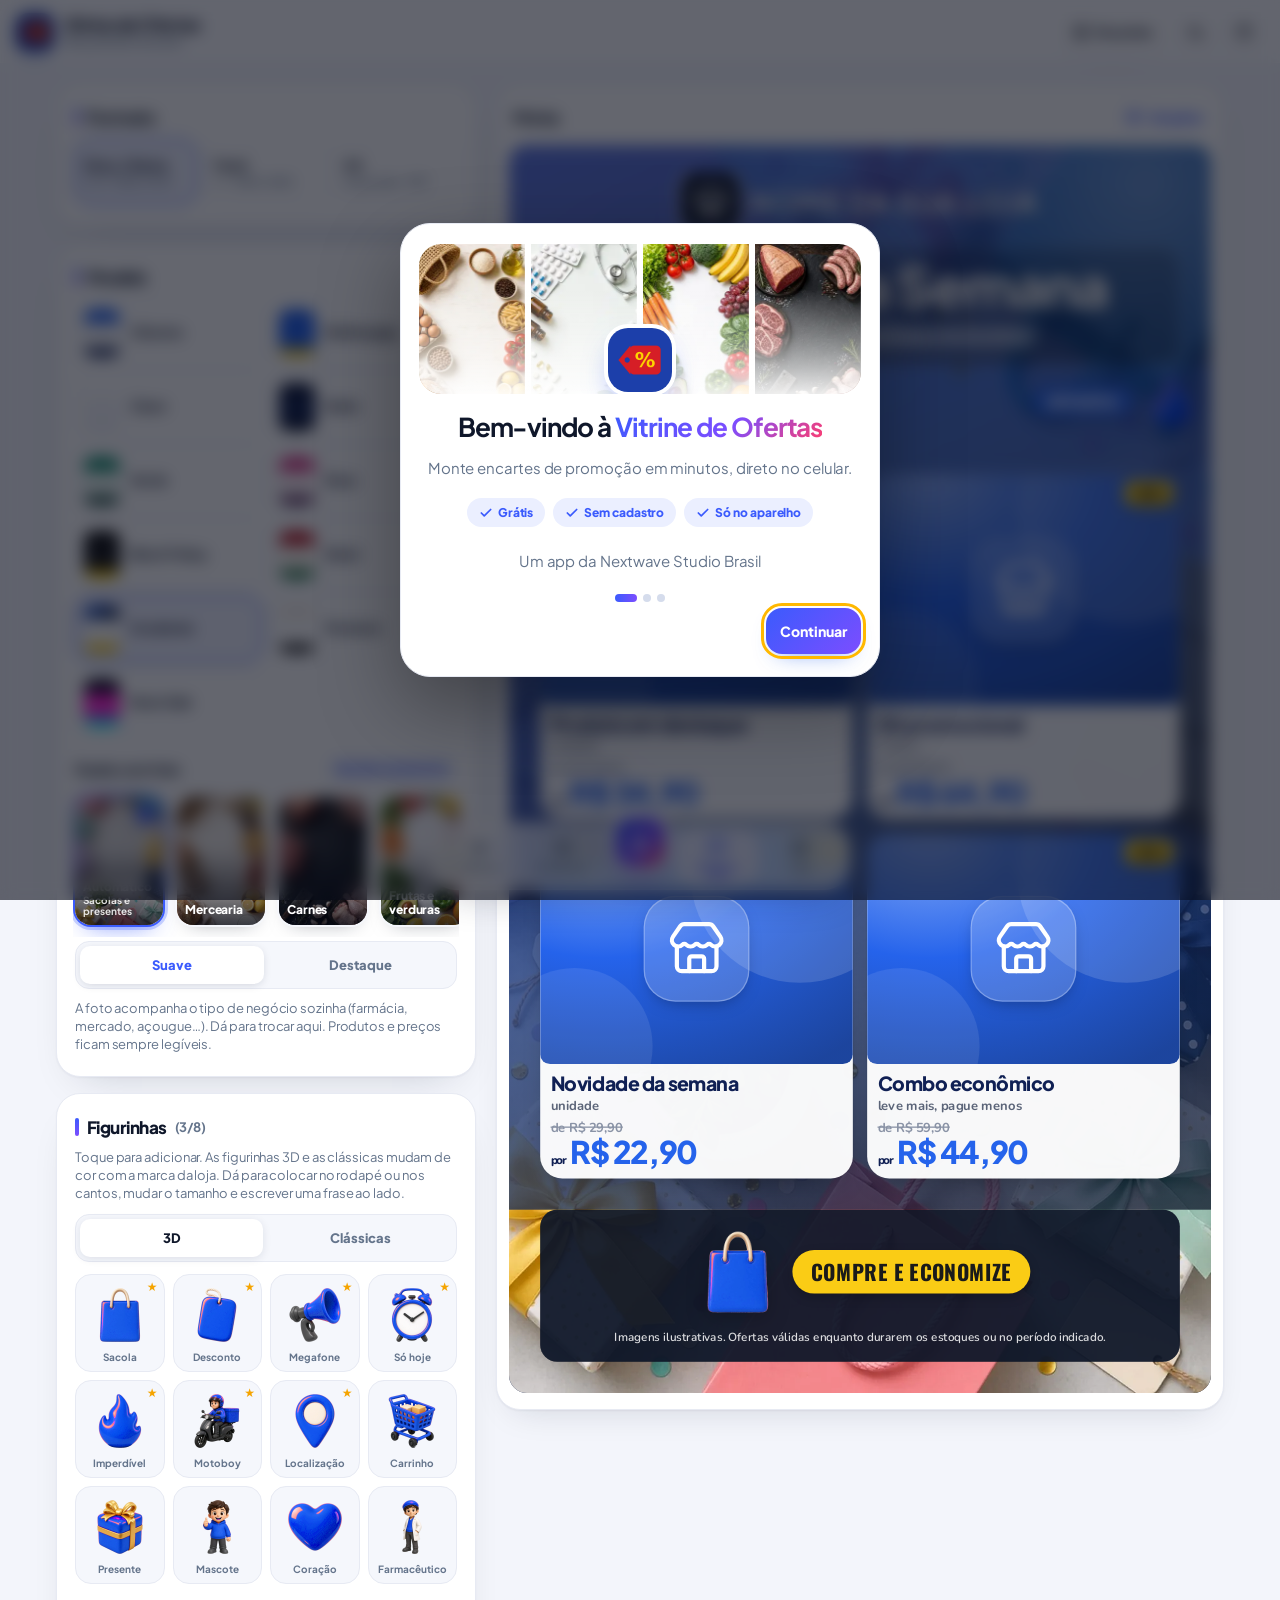
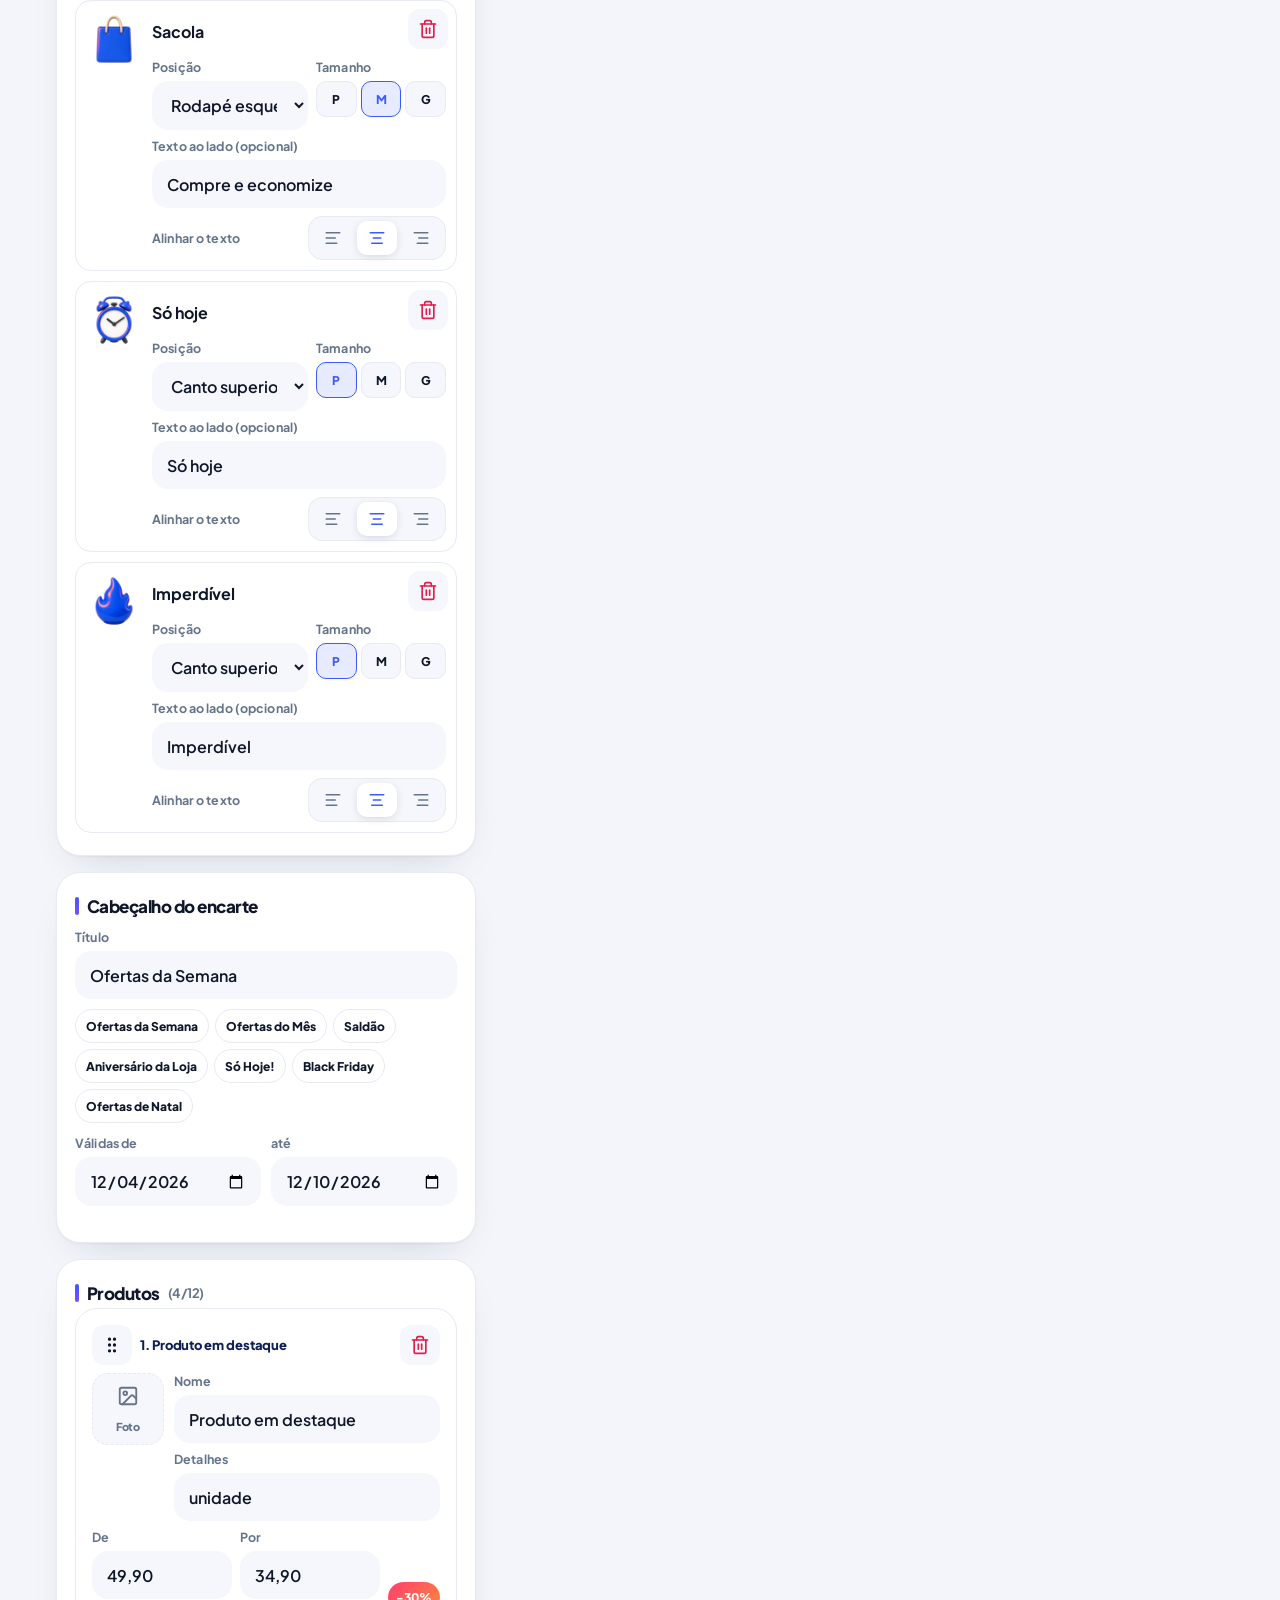
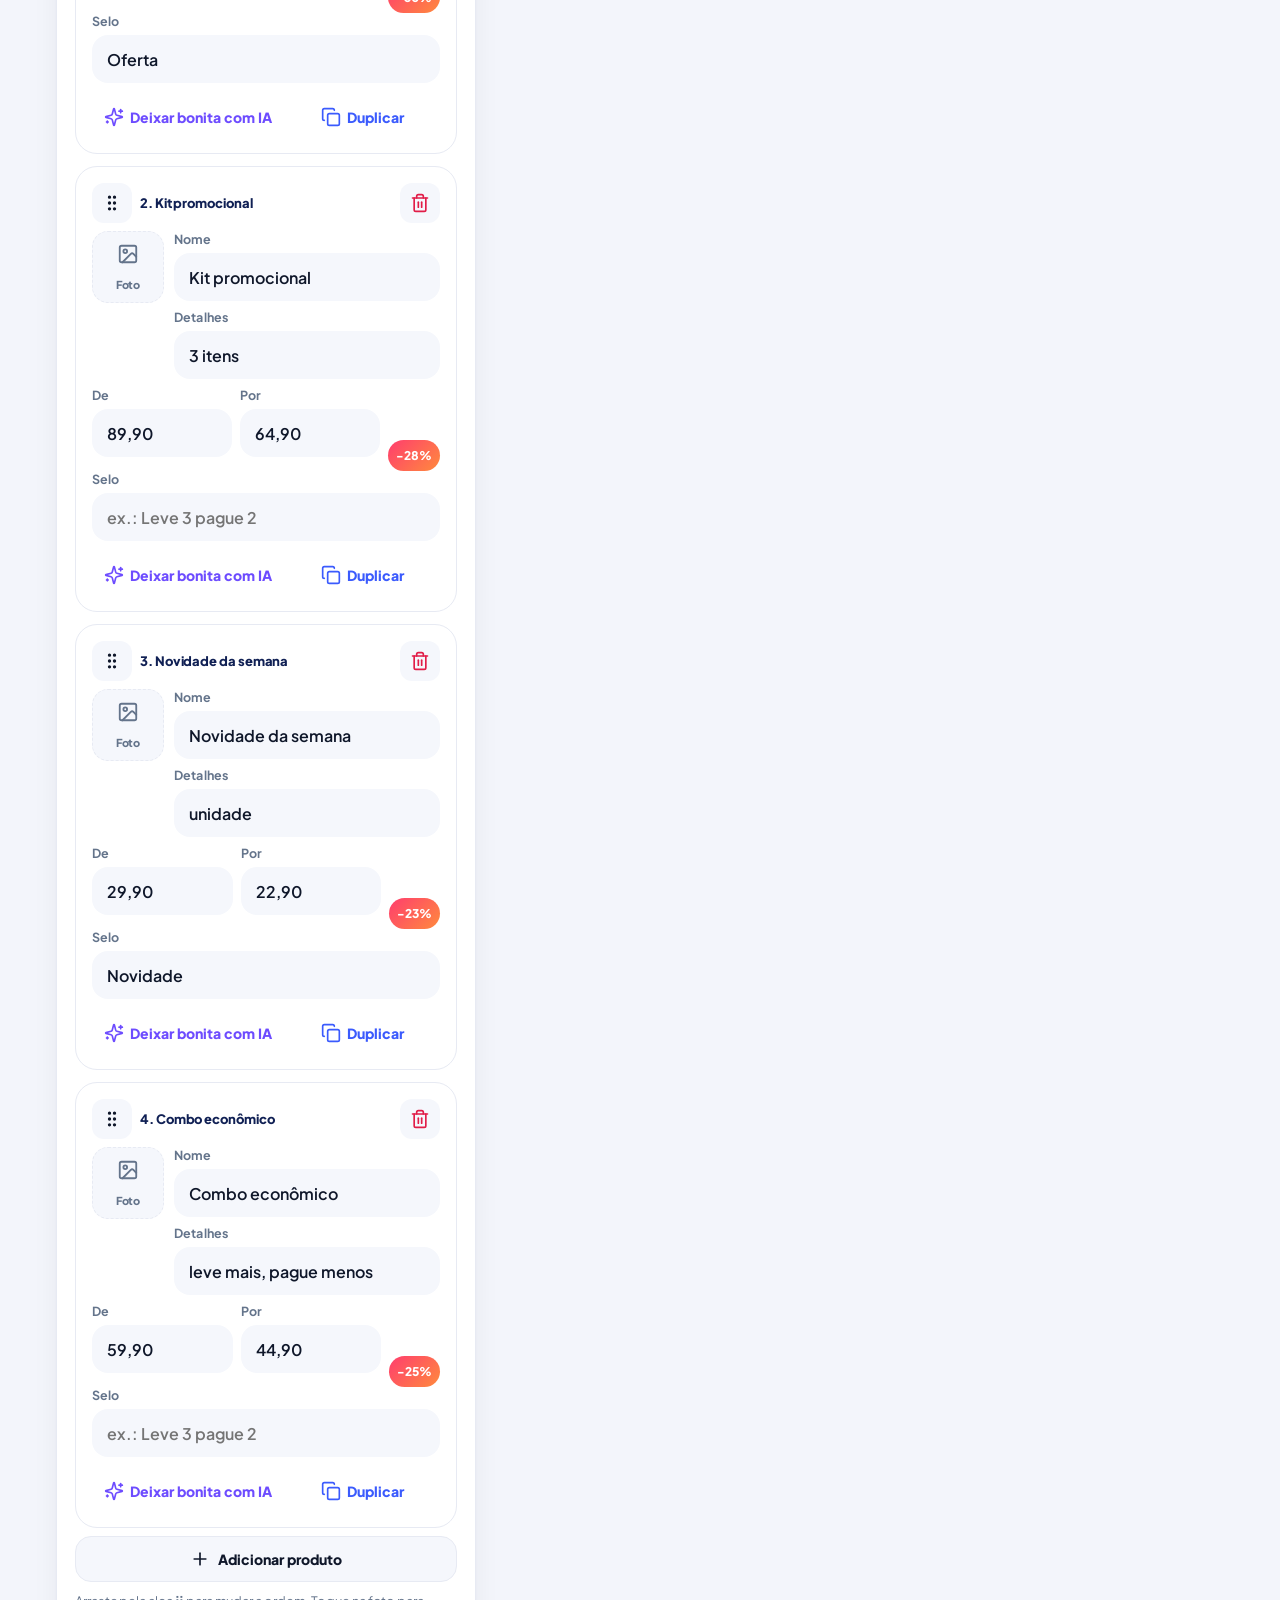
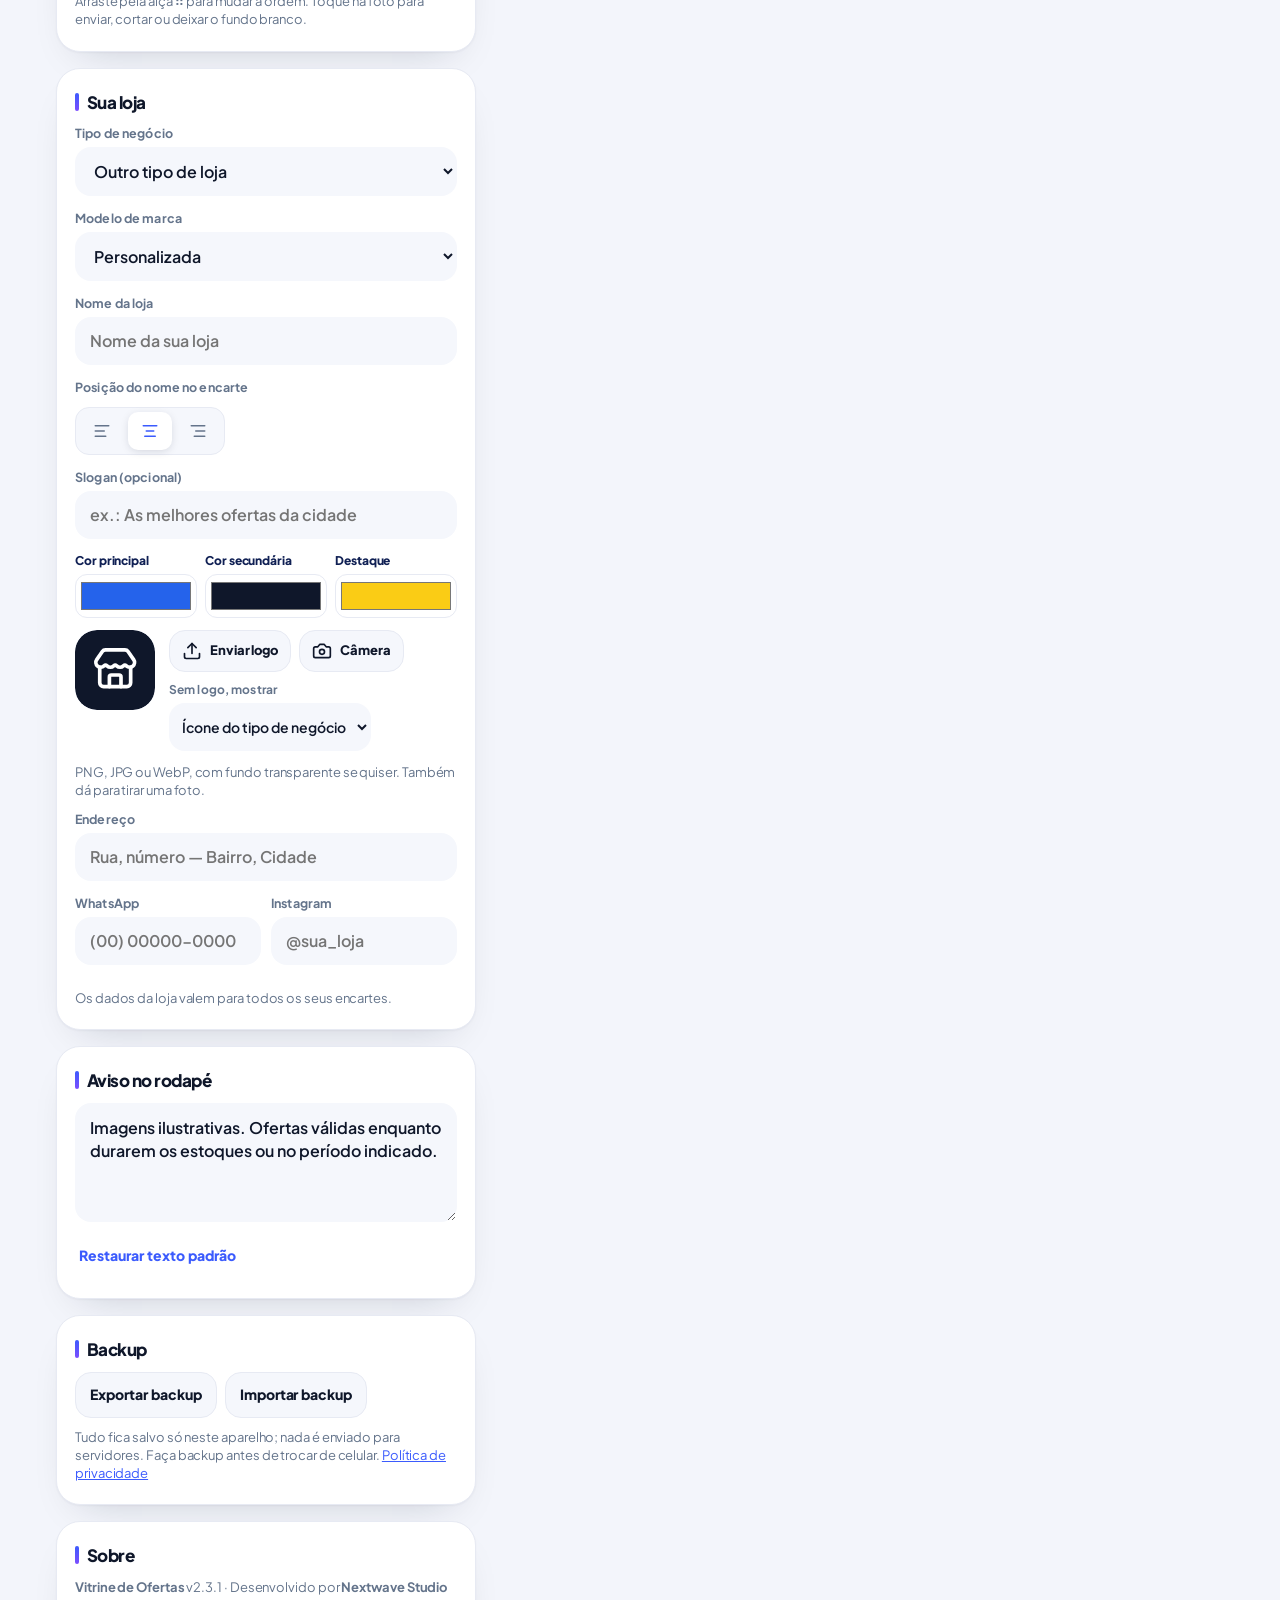
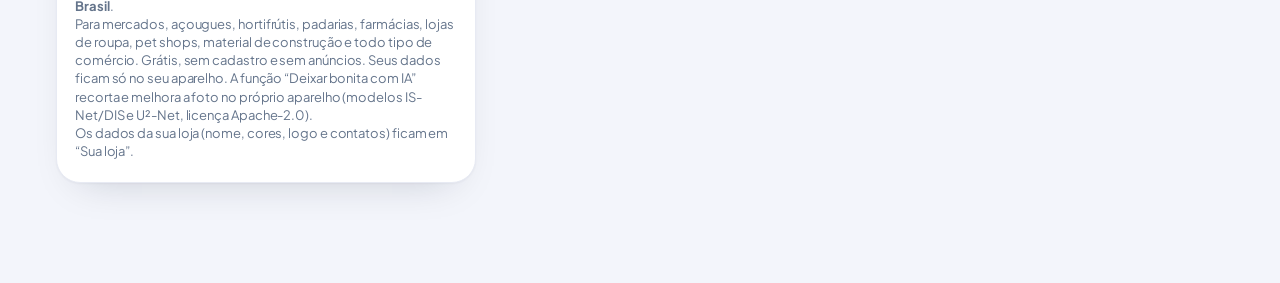
<file: index.html>
<!DOCTYPE html>
<html lang="pt-BR">
<head>
  <meta charset="UTF-8">
  <meta name="viewport" content="width=device-width, initial-scale=1, viewport-fit=cover">
  <meta name="theme-color" content="#1C3FAA">
  <meta name="color-scheme" content="light dark">
  <meta name="mobile-web-app-capable" content="yes">
  <meta name="apple-mobile-web-app-capable" content="yes">
  <meta name="apple-mobile-web-app-title" content="Vitrine">
  <meta name="author" content="Nextwave Studio Brasil">
  <meta name="description" content="Vitrine de Ofertas: crie encartes de promoção para mercados, açougues, padarias, farmácias, lojas de roupa, pet shops e todo tipo de comércio, direto no celular. Story, Feed e A4, grátis e sem cadastro.">
  <title>Vitrine de Ofertas — encartes de promoção</title>
  <link rel="icon" type="image/png" href="icons/favicon.png">
  <link rel="apple-touch-icon" href="icons/icon-180.png">
  <link rel="manifest" href="manifest.webmanifest">
  <link rel="preload" href="fonts/nunito-latin.woff2" as="font" type="font/woff2" crossorigin>
  <link rel="preload" href="fonts/oswald-latin.woff2" as="font" type="font/woff2" crossorigin>
  <link rel="stylesheet" href="fonts/fonts.css?v=2.3.1">
  <link rel="stylesheet" href="css/styles.css?v=2.3.1">
  <link rel="preload" href="bg/farmacia-t.webp" as="image">
  <style>
    #splash{position:fixed;inset:0;z-index:200;display:grid;place-items:center;background:#0b1020;color:#fff;transition:opacity .4s ease,visibility .4s;font-family:Jakarta,Nunito,system-ui,sans-serif}
    :root[data-mode="light"] #splash{background:#f4f6fb;color:#0f172a}
    #splash.out{opacity:0;visibility:hidden}
    #splash .sp-in{display:grid;justify-items:center;gap:14px}
    #splash img{width:84px;height:84px;border-radius:26px;box-shadow:0 18px 40px -12px rgba(79,70,229,.7);animation:spPop .6s cubic-bezier(.2,.9,.3,1.2) both}
    #splash b{font-size:20px;letter-spacing:-.02em;animation:spUp .5s .12s both}
    #splash i{display:block;width:120px;height:4px;border-radius:9px;background:linear-gradient(90deg,transparent,#6d4cff,#ff3d6e,transparent);background-size:200% 100%;animation:spBar 1.1s linear infinite}
    @keyframes spPop{from{opacity:0;transform:scale(.7)}to{opacity:1;transform:none}}
    @keyframes spUp{from{opacity:0;transform:translateY(8px)}to{opacity:1;transform:none}}
    @keyframes spBar{from{background-position:200% 0}to{background-position:-200% 0}}
    @media (prefers-reduced-motion:reduce){#splash *{animation:none!important}#splash{transition:none}}
  </style>
  <script>try{var m=localStorage.getItem("vitrine-mode");document.documentElement.dataset.mode=m?m:(matchMedia("(prefers-color-scheme: dark)").matches?"dark":"light")}catch(e){}</script>
</head>
<body>
  <div id="splash" aria-hidden="true"><div class="sp-in"><img src="icons/icon-192.png" alt="" width="84" height="84"><b>Vitrine de Ofertas</b><i></i></div></div>
  <script>setTimeout(function(){var s=document.getElementById("splash");if(s)s.classList.add("out")},4000)</script>
  <svg xmlns="http://www.w3.org/2000/svg" style="display:none" aria-hidden="true"><!-- Lucide icons (ISC) --><symbol id="i-circle-help" viewBox="0 0 24 24"><circle cx="12" cy="12" r="10" /> <path d="M9.09 9a3 3 0 0 1 5.83 1c0 2-3 3-3 3" /> <path d="M12 17h.01" /></symbol><symbol id="i-copy" viewBox="0 0 24 24"><rect width="14" height="14" x="8" y="8" rx="2" ry="2" /> <path d="M4 16c-1.1 0-2-.9-2-2V4c0-1.1.9-2 2-2h10c1.1 0 2 .9 2 2" /></symbol><symbol id="i-crop" viewBox="0 0 24 24"><path d="M6 2v14a2 2 0 0 0 2 2h14" /> <path d="M18 22V8a2 2 0 0 0-2-2H2" /></symbol><symbol id="i-download" viewBox="0 0 24 24"><path d="M21 15v4a2 2 0 0 1-2 2H5a2 2 0 0 1-2-2v-4" /> <polyline points="7 10 12 15 17 10" /> <line x1="12" x2="12" y1="15" y2="3" /></symbol><symbol id="i-eye" viewBox="0 0 24 24"><path d="M2.062 12.348a1 1 0 0 1 0-.696 10.75 10.75 0 0 1 19.876 0 1 1 0 0 1 0 .696 10.75 10.75 0 0 1-19.876 0" /> <circle cx="12" cy="12" r="3" /></symbol><symbol id="i-grip-vertical" viewBox="0 0 24 24"><circle cx="9" cy="12" r="1" /> <circle cx="9" cy="5" r="1" /> <circle cx="9" cy="19" r="1" /> <circle cx="15" cy="12" r="1" /> <circle cx="15" cy="5" r="1" /> <circle cx="15" cy="19" r="1" /></symbol><symbol id="i-image" viewBox="0 0 24 24"><rect width="18" height="18" x="3" y="3" rx="2" ry="2" /> <circle cx="9" cy="9" r="2" /> <path d="m21 15-3.086-3.086a2 2 0 0 0-2.828 0L6 21" /></symbol><symbol id="i-layers" viewBox="0 0 24 24"><path d="m12.83 2.18a2 2 0 0 0-1.66 0L2.6 6.08a1 1 0 0 0 0 1.83l8.58 3.91a2 2 0 0 0 1.66 0l8.58-3.9a1 1 0 0 0 0-1.83Z" /> <path d="m22 17.65-9.17 4.16a2 2 0 0 1-1.66 0L2 17.65" /> <path d="m22 12.65-9.17 4.16a2 2 0 0 1-1.66 0L2 12.65" /></symbol><symbol id="i-moon" viewBox="0 0 24 24"><path d="M12 3a6 6 0 0 0 9 9 9 9 0 1 1-9-9Z" /></symbol><symbol id="i-package" viewBox="0 0 24 24"><path d="M11 21.73a2 2 0 0 0 2 0l7-4A2 2 0 0 0 21 16V8a2 2 0 0 0-1-1.73l-7-4a2 2 0 0 0-2 0l-7 4A2 2 0 0 0 3 8v8a2 2 0 0 0 1 1.73z" /> <path d="M12 22V12" /> <path d="m3.3 7 7.703 4.734a2 2 0 0 0 1.994 0L20.7 7" /> <path d="m7.5 4.27 9 5.15" /></symbol><symbol id="i-palette" viewBox="0 0 24 24"><circle cx="13.5" cy="6.5" r=".5" fill="currentColor" /> <circle cx="17.5" cy="10.5" r=".5" fill="currentColor" /> <circle cx="8.5" cy="7.5" r=".5" fill="currentColor" /> <circle cx="6.5" cy="12.5" r=".5" fill="currentColor" /> <path d="M12 2C6.5 2 2 6.5 2 12s4.5 10 10 10c.926 0 1.648-.746 1.648-1.688 0-.437-.18-.835-.437-1.125-.29-.289-.438-.652-.438-1.125a1.64 1.64 0 0 1 1.668-1.668h1.996c3.051 0 5.555-2.503 5.555-5.554C21.965 6.012 17.461 2 12 2z" /></symbol><symbol id="i-pencil" viewBox="0 0 24 24"><path d="M21.174 6.812a1 1 0 0 0-3.986-3.987L3.842 16.174a2 2 0 0 0-.5.83l-1.321 4.352a.5.5 0 0 0 .623.622l4.353-1.32a2 2 0 0 0 .83-.497z" /> <path d="m15 5 4 4" /></symbol><symbol id="i-plus" viewBox="0 0 24 24"><path d="M5 12h14" /> <path d="M12 5v14" /></symbol><symbol id="i-printer" viewBox="0 0 24 24"><path d="M6 18H4a2 2 0 0 1-2-2v-5a2 2 0 0 1 2-2h16a2 2 0 0 1 2 2v5a2 2 0 0 1-2 2h-2" /> <path d="M6 9V3a1 1 0 0 1 1-1h10a1 1 0 0 1 1 1v6" /> <rect x="6" y="14" width="12" height="8" rx="1" /></symbol><symbol id="i-share-2" viewBox="0 0 24 24"><circle cx="18" cy="5" r="3" /> <circle cx="6" cy="12" r="3" /> <circle cx="18" cy="19" r="3" /> <line x1="8.59" x2="15.42" y1="13.51" y2="17.49" /> <line x1="15.41" x2="8.59" y1="6.51" y2="10.49" /></symbol><symbol id="i-sparkles" viewBox="0 0 24 24"><path d="M9.937 15.5A2 2 0 0 0 8.5 14.063l-6.135-1.582a.5.5 0 0 1 0-.962L8.5 9.936A2 2 0 0 0 9.937 8.5l1.582-6.135a.5.5 0 0 1 .963 0L14.063 8.5A2 2 0 0 0 15.5 9.937l6.135 1.581a.5.5 0 0 1 0 .964L15.5 14.063a2 2 0 0 0-1.437 1.437l-1.582 6.135a.5.5 0 0 1-.963 0z" /> <path d="M20 3v4" /> <path d="M22 5h-4" /> <path d="M4 17v2" /> <path d="M5 18H3" /></symbol><symbol id="i-sticker" viewBox="0 0 24 24"><path d="M15.5 3H5a2 2 0 0 0-2 2v14c0 1.1.9 2 2 2h14a2 2 0 0 0 2-2V8.5L15.5 3Z"/><path d="M14 3v4a2 2 0 0 0 2 2h4"/><path d="M8 13h.01"/><path d="M16 13h.01"/><path d="M10 16s.8 1 2 1 2-1 2-1"/></symbol><symbol id="i-store" viewBox="0 0 24 24"><path d="m2 7 4.41-4.41A2 2 0 0 1 7.83 2h8.34a2 2 0 0 1 1.42.59L22 7" /> <path d="M4 12v8a2 2 0 0 0 2 2h12a2 2 0 0 0 2-2v-8" /> <path d="M15 22v-4a2 2 0 0 0-2-2h-2a2 2 0 0 0-2 2v4" /> <path d="M2 7h20" /> <path d="M22 7v3a2 2 0 0 1-2 2a2.7 2.7 0 0 1-1.59-.63.7.7 0 0 0-.82 0A2.7 2.7 0 0 1 16 12a2.7 2.7 0 0 1-1.59-.63.7.7 0 0 0-.82 0A2.7 2.7 0 0 1 12 12a2.7 2.7 0 0 1-1.59-.63.7.7 0 0 0-.82 0A2.7 2.7 0 0 1 8 12a2.7 2.7 0 0 1-1.59-.63.7.7 0 0 0-.82 0A2.7 2.7 0 0 1 4 12a2 2 0 0 1-2-2V7" /></symbol><symbol id="i-sun" viewBox="0 0 24 24"><circle cx="12" cy="12" r="4" /> <path d="M12 2v2" /> <path d="M12 20v2" /> <path d="m4.93 4.93 1.41 1.41" /> <path d="m17.66 17.66 1.41 1.41" /> <path d="M2 12h2" /> <path d="M20 12h2" /> <path d="m6.34 17.66-1.41 1.41" /> <path d="m19.07 4.93-1.41 1.41" /></symbol><symbol id="i-trash-2" viewBox="0 0 24 24"><path d="M3 6h18" /> <path d="M19 6v14c0 1-1 2-2 2H7c-1 0-2-1-2-2V6" /> <path d="M8 6V4c0-1 1-2 2-2h4c1 0 2 1 2 2v2" /> <line x1="10" x2="10" y1="11" y2="17" /> <line x1="14" x2="14" y1="11" y2="17" /></symbol><symbol id="i-x" viewBox="0 0 24 24"><path d="M18 6 6 18" /> <path d="m6 6 12 12" /></symbol><symbol id="i-camera" viewBox="0 0 24 24"><path d="M14.5 4h-5L7 7H4a2 2 0 0 0-2 2v9a2 2 0 0 0 2 2h16a2 2 0 0 0 2-2V9a2 2 0 0 0-2-2h-3l-2.5-3z"/><circle cx="12" cy="13" r="3"/></symbol><symbol id="i-upload" viewBox="0 0 24 24"><path d="M21 15v4a2 2 0 0 1-2 2H5a2 2 0 0 1-2-2v-4"/><polyline points="17 8 12 3 7 8"/><line x1="12" x2="12" y1="3" y2="15"/></symbol></svg>
  <a class="skip" href="#editor">Pular para o editor</a>
  <header class="topbar">
    <div class="topbar-brand">
      <img src="icons/icon-192.png" alt="" width="34" height="34">
      <div>
        <strong>Vitrine de Ofertas</strong>
        <span id="current-flyer-name">Meu encarte</span>
      </div>
    </div>
    <div class="topbar-actions">
      <button type="button" class="top-btn" id="btn-flyers" aria-haspopup="dialog"><svg class="ic" aria-hidden="true"><use href="#i-layers"/></svg><span>Encartes</span></button>
      <button type="button" class="top-btn round" id="btn-theme-mode" aria-label="Alternar modo escuro"><svg class="ic" aria-hidden="true"><use href="#i-moon"/></svg></button>
      <button type="button" class="top-btn round" id="btn-help" aria-label="Ajuda e dicas"><svg class="ic" aria-hidden="true"><use href="#i-circle-help"/></svg></button>
    </div>
  </header>

  <main class="layout">
    <section class="preview-col" id="sec-preview" aria-label="Prévia do encarte">
      <div class="preview-toolbar">
        <h2>Prévia</h2>
        <button type="button" class="btn-text" id="btn-fullscreen"><svg class="ic" aria-hidden="true"><use href="#i-eye"/></svg> Ampliar</button>
      </div>
      <div class="preview-frame is-loading" id="preview-frame">
        <div class="pv-skel" aria-hidden="true"><span class="sk sk-h"></span><span class="sk sk-t"></span><span class="sk-grid"><span class="sk"></span><span class="sk"></span><span class="sk"></span><span class="sk"></span></span><span class="sk sk-f"></span></div>
        <div class="flyer-scale" id="flyer-scale">
          <article class="flyer" id="flyer" aria-label="Encarte"></article>
        </div>
      </div>
    </section>

    <section class="editor-col" id="editor" aria-label="Editor do encarte">
      <div class="panel">
        <h2 id="h-format">Formato</h2>
        <div class="seg" role="radiogroup" aria-labelledby="h-format" id="format-group">
          <label class="seg-item"><input type="radio" name="format" value="story"> Story / Status<small>9:16 · 1080×1920</small></label>
          <label class="seg-item"><input type="radio" name="format" value="feed"> Feed<small>1:1 · 1080×1080</small></label>
          <label class="seg-item"><input type="radio" name="format" value="a4"> A4<small>Impressão · PDF</small></label>
        </div>
      </div>

      <div class="panel" id="sec-modelo">
        <h2 id="h-theme">Modelo</h2>
        <div class="theme-grid" role="radiogroup" aria-labelledby="h-theme" id="theme-group"></div>
        <div class="sub-head"><h3 id="h-bg">Fundo com foto</h3><span class="pill-muted" id="bg-cur"></span></div>
        <div class="bg-grid" id="bg-group" role="radiogroup" aria-labelledby="h-bg"></div>
        <div class="seg2" id="bgfx-group" role="radiogroup" aria-label="Intensidade da foto">
          <button type="button" role="radio" data-fx="suave" aria-checked="true">Suave</button>
          <button type="button" role="radio" data-fx="forte" aria-checked="false">Destaque</button>
        </div>
        <p class="hint">A foto acompanha o tipo de negócio sozinha (farmácia, mercado, açougue…). Dá para trocar aqui. Produtos e preços ficam sempre legíveis.</p>
      </div>


      <div class="panel" id="sec-figurinhas">
        <div class="panel-head">
          <h2>Figurinhas <span class="muted" id="sticker-count">(0/8)</span></h2>
        </div>
        <p class="hint">Toque para adicionar. As figurinhas 3D e as clássicas mudam de cor com a marca da loja. Dá para colocar no rodapé ou nos cantos, mudar o tamanho e escrever uma frase ao lado.</p>
        <div class="stk-sets" role="tablist" aria-label="Coleção de figurinhas">
          <button type="button" class="stk-set is-active" role="tab" id="stk-tab-3d" aria-selected="true" aria-controls="stk-gallery" data-set="3d">3D</button>
          <button type="button" class="stk-set" role="tab" id="stk-tab-classicas" aria-selected="false" aria-controls="stk-gallery" data-set="classicas">Clássicas</button>
        </div>
        <div class="stk-gallery" id="stk-gallery" role="tabpanel" aria-labelledby="stk-tab-3d"></div>
        <div class="stk-used" id="stk-used"></div>
      </div>

      <div class="panel">
        <h2>Cabeçalho do encarte</h2>
        <label class="field">Título
          <input type="text" id="fld-title" maxlength="60" placeholder="Ofertas da Semana">
        </label>
        <div class="chips" id="title-chips" aria-label="Sugestões de título"></div>
        <div class="row-2">
          <label class="field">Válidas de
            <input type="date" id="fld-from">
          </label>
          <label class="field">até
            <input type="date" id="fld-to">
          </label>
        </div>
      </div>

      <div class="panel" id="sec-produtos">
        <div class="panel-head">
          <h2>Produtos <span class="muted" id="product-count">(0/12)</span></h2>
        </div>
        <div id="product-list" class="product-list"></div>
        <div class="empty-products" id="empty-products" hidden>
          <div class="empty-ico" aria-hidden="true"><svg class="ic"><use href="#i-shopping-cart"/></svg></div>
          <p><strong>Sua vitrine ainda está vazia.</strong><br>Adicione o primeiro produto da oferta — nome, preço e uma foto.</p>
        </div>
        <button type="button" class="btn-secondary btn-block" id="btn-add">Adicionar produto</button>
        <p class="hint">Arraste pela alça ⠿ para mudar a ordem. Toque na foto para enviar, cortar ou deixar o fundo branco.</p>
      </div>

      <div class="panel" id="sec-loja">
        <h2>Sua loja</h2>
        <label class="field">Tipo de negócio
          <select id="fld-segment"></select>
        </label>
        <label class="field">Modelo de marca
          <select id="fld-preset"></select>
        </label>
        <label class="field">Nome da loja
          <input type="text" id="fld-store" maxlength="40" placeholder="Nome da sua loja">
        </label>
        <div class="field">Posição do nome no encarte<div id="name-align-slot"></div></div>
        <label class="field">Slogan (opcional)
          <input type="text" id="fld-slogan" maxlength="60" placeholder="ex.: Economia todo dia">
        </label>
        <div class="colors">
          <label class="color-field">Cor principal<input type="color" id="fld-c1"></label>
          <label class="color-field">Cor secundária<input type="color" id="fld-c2"></label>
          <label class="color-field">Destaque<input type="color" id="fld-c3"></label>
        </div>
        <div class="logo-row">
          <div class="logo-preview" id="logo-preview" aria-hidden="true"></div>
          <div class="logo-actions">
            <div class="logo-btns">
              <label class="btn-secondary file-btn" id="lbl-logo">
                <svg class="ic" aria-hidden="true"><use href="#i-upload"/></svg>
                <span id="lbl-logo-text">Enviar logo</span>
                <input type="file" id="fld-logo" accept="image/png,image/jpeg,image/webp,image/*">
              </label>
              <label class="btn-secondary file-btn" id="lbl-logo-cam">
                <svg class="ic" aria-hidden="true"><use href="#i-camera"/></svg>
                Câmera
                <input type="file" id="fld-logo-cam" accept="image/*" capture="environment">
              </label>
            </div>
            <button type="button" class="btn-text" id="btn-logo-clear" hidden>Remover</button>
            <label class="chk" id="logo-cutout-wrap" hidden>
              <input type="checkbox" id="fld-logo-cutout"> Tirar fundo com IA
            </label>
            <label class="field compact">Sem logo, mostrar
              <select id="fld-mark">
                <option value="inicial">Inicial do nome</option>
                <option value="icone">Ícone do tipo de negócio</option>
                <option value="cruz">Cruz (farmácia)</option>
                <option value="nenhum">Nada</option>
              </select>
            </label>
            <label class="chk" id="logo-only-wrap" hidden>
              <input type="checkbox" id="fld-logo-only"> Usar só o logo (ocultar o nome)
            </label>
          </div>
        </div>
        <p class="hint logo-hint">PNG, JPG ou WebP, com fundo transparente se quiser. Também dá para tirar uma foto.</p>
        <label class="field">Endereço
          <input type="text" id="fld-address" maxlength="140" placeholder="Rua, número — Bairro, Cidade">
        </label>
        <div class="row-2">
          <label class="field">WhatsApp
            <input type="tel" id="fld-whatsapp" maxlength="24" placeholder="(00) 00000-0000" inputmode="tel">
          </label>
          <label class="field">Instagram
            <input type="text" id="fld-instagram" maxlength="40" placeholder="@sua_loja" autocapitalize="off">
          </label>
        </div>
        <p class="hint">Os dados da loja valem para todos os seus encartes.</p>
      </div>

      <div class="panel">
        <h2>Aviso no rodapé</h2>
        <label class="field"><span class="sr-only">Texto do aviso</span>
          <textarea id="fld-disclaimer" rows="4" maxlength="500"></textarea>
        </label>
        <button type="button" class="btn-text" id="btn-disc-reset">Restaurar texto padrão</button>
      </div>

      <div class="panel">
        <h2>Backup</h2>
        <div class="btn-row">
          <button type="button" class="btn-secondary" id="btn-export-json">Exportar backup</button>
          <label class="btn-secondary file-btn">Importar backup
            <input type="file" id="fld-import-json" accept="application/json,.json">
          </label>
        </div>
        <p class="hint">Tudo fica salvo só neste aparelho; nada é enviado para servidores. Faça backup antes de trocar de celular. <a href="privacidade.html">Política de privacidade</a></p>
      </div>

      <div class="panel about" id="sobre">
        <h2>Sobre</h2>
        <p class="hint"><strong>Vitrine de Ofertas</strong> v2.3.1 · Desenvolvido por <strong>Nextwave Studio Brasil</strong>.<br>Para mercados, açougues, hortifrútis, padarias, farmácias, lojas de roupa, pet shops, material de construção e todo tipo de comércio. Grátis, sem cadastro e sem anúncios. Seus dados ficam só no seu aparelho. A função “Deixar bonita com IA” recorta e melhora a foto no próprio aparelho (modelos IS-Net/DIS e U²-Net, licença Apache-2.0).<br>Os dados da sua loja (nome, cores, logo e contatos) ficam em “Sua loja”.</p>
      </div>
    </section>
  </main>

  <nav class="tabbar" aria-label="Navegação">
    <button type="button" class="tab active" data-go="sec-preview"><svg class="ic" aria-hidden="true"><use href="#i-eye"/></svg><span>Prévia</span></button>
    <button type="button" class="tab" data-go="sec-produtos"><svg class="ic" aria-hidden="true"><use href="#i-package"/></svg><span>Produtos</span></button>
    <button type="button" class="tab-fab" id="btn-export" aria-haspopup="dialog" aria-label="Exportar encarte"><svg class="ic" aria-hidden="true"><use href="#i-download"/></svg></button>
    <button type="button" class="tab" data-go="sec-modelo"><svg class="ic" aria-hidden="true"><use href="#i-palette"/></svg><span>Modelo</span></button>
    <button type="button" class="tab" data-go="sec-loja"><svg class="ic" aria-hidden="true"><use href="#i-store"/></svg><span>Loja</span></button>
  </nav>
  <dialog class="modal sheet" id="dlg-export" aria-labelledby="dlg-export-title">
    <div class="modal-head"><h2 id="dlg-export-title">Exportar encarte</h2><button type="button" class="modal-x" data-close aria-label="Fechar"><svg class="ic" aria-hidden="true"><use href="#i-x"/></svg></button></div>
    <div class="actionbar" role="toolbar" aria-label="Ações do encarte">
      <button type="button" class="btn-primary" id="btn-png"><svg class="ic" aria-hidden="true"><use href="#i-image"/></svg><span>Baixar PNG</span></button>
      <button type="button" class="btn-secondary" id="btn-share"><svg class="ic" aria-hidden="true"><use href="#i-share-2"/></svg><span>Compartilhar</span></button>
      <button type="button" class="btn-secondary" id="btn-print"><svg class="ic" aria-hidden="true"><use href="#i-printer"/></svg><span>Imprimir / PDF</span></button>
    </div>
    <p class="hint">PNG em alta resolução no formato escolhido. Imprimir usa o A4.</p>
  </dialog>

  <div class="toast" id="toast" role="status" aria-live="polite" hidden>
    <span id="toast-text"></span>
    <button type="button" class="toast-undo" id="toast-undo" hidden>Desfazer</button>
  </div>

  <div class="fs-overlay" id="fs-overlay" hidden>
    <button type="button" class="fs-close" id="btn-fs-close">Fechar</button>
    <div class="fs-inner" id="fs-inner"></div>
  </div>

  <dialog class="modal" id="dlg-flyers" aria-labelledby="dlg-flyers-title">
    <div class="modal-head">
      <h2 id="dlg-flyers-title">Meus encartes</h2>
      <button type="button" class="modal-x" data-close aria-label="Fechar"><svg class="ic" aria-hidden="true"><use href="#i-x"/></svg></button>
    </div>
    <div id="flyer-list" class="flyer-list"></div>
    <div class="btn-row">
      <button type="button" class="btn-primary" id="btn-new-flyer"><svg class="ic" aria-hidden="true"><use href="#i-plus"/></svg> Novo encarte</button>
      <button type="button" class="btn-secondary" id="btn-dup-flyer"><svg class="ic" aria-hidden="true"><use href="#i-copy"/></svg> Duplicar atual</button>
    </div>
  </dialog>

  <dialog class="modal" id="dlg-photo" aria-labelledby="dlg-photo-title">
    <div class="modal-head">
      <h2 id="dlg-photo-title">Ajustar foto</h2>
      <button type="button" class="modal-x" data-close aria-label="Fechar"><svg class="ic" aria-hidden="true"><use href="#i-x"/></svg></button>
    </div>
    <canvas id="crop-canvas" width="600" height="600" aria-label="Arraste para posicionar a foto"></canvas>
    <label class="field">Zoom
      <input type="range" id="crop-zoom" min="0.3" max="4" step="0.01" value="1">
    </label>
    <label class="chk"><input type="checkbox" id="crop-white" checked> Fundo branco</label>
    <label class="chk"><input type="checkbox" id="crop-clean"> Clarear fundo quase branco (embalagem fotografada)</label>
    <div class="btn-row">
      <button type="button" class="btn-secondary" id="crop-fit">Encaixar</button>
      <button type="button" class="btn-secondary" id="crop-enhance"><svg class="ic" aria-hidden="true"><use href="#i-sparkles"/></svg> Deixar bonita com IA</button>
      <button type="button" class="btn-primary" id="crop-apply">Usar foto</button>
    </div>
  </dialog>


  <dialog class="modal" id="dlg-enhance" aria-labelledby="dlg-enhance-title">
    <div class="modal-head">
      <h2 id="dlg-enhance-title">Deixar bonita com IA</h2>
      <button type="button" class="modal-x" data-close aria-label="Fechar"><svg class="ic" aria-hidden="true"><use href="#i-x"/></svg></button>
    </div>
    <div id="enh-progress">
      <p id="enh-status">Preparando…</p>
      <progress id="enh-bar" max="100" value="0"></progress>
      <p class="hint">Na primeira vez baixamos um modelo de IA (~15 MB) para este aparelho. Depois funciona offline. A foto é processada só no seu celular — nada é enviado para servidores. Funciona melhor com o produto no centro, ocupando boa parte da foto.</p>
    </div>
    <div id="enh-result" hidden>
      <div class="enh-compare">
        <figure><img id="enh-before" alt="Foto original"><figcaption>Antes</figcaption></figure>
        <figure><img id="enh-after" alt="Foto melhorada"><figcaption>Depois</figcaption></figure>
      </div>
      <label class="chk"><input type="checkbox" id="enh-tint"> Fundo com um toque da cor da loja</label>
      <div class="btn-row">
        <button type="button" class="btn-secondary" id="enh-manual"><svg class="ic" aria-hidden="true"><use href="#i-crop"/></svg> Ajustar manualmente</button>
        <button type="button" class="btn-primary" id="enh-apply"><svg class="ic" aria-hidden="true"><use href="#i-sparkles"/></svg> Usar esta foto</button>
      </div>
    </div>
    <div id="enh-fail" hidden>
      <p id="enh-fail-text">Não deu para processar neste aparelho. Você pode cortar a foto na mão.</p>
      <div class="btn-row">
        <button type="button" class="btn-primary" id="enh-fallback"><svg class="ic" aria-hidden="true"><use href="#i-crop"/></svg> Ajustar manualmente</button>
      </div>
    </div>
  </dialog>

  <dialog class="modal" id="dlg-onboard" aria-labelledby="dlg-onboard-title">
    <div class="onb" data-step="1">
      <div class="onb-hero" aria-hidden="true">
        <img src="bg/mercado-t.webp" alt=""><img src="bg/farmacia-t.webp" alt=""><img src="bg/hortifruti-t.webp" alt=""><img src="bg/acougue-t.webp" alt="">
        <span class="onb-hero-badge"><img src="icons/icon-192.png" alt=""></span>
      </div>
      <h2 id="dlg-onboard-title" class="onb-title">Bem-vindo à <span class="grad">Vitrine de Ofertas</span></h2>
      <p>Monte encartes de promoção em minutos, direto no celular.</p>
      <ul class="onb-perks">
        <li><svg class="ic" aria-hidden="true"><use href="#i-check"/></svg>Grátis</li>
        <li><svg class="ic" aria-hidden="true"><use href="#i-check"/></svg>Sem cadastro</li>
        <li><svg class="ic" aria-hidden="true"><use href="#i-check"/></svg>Só no aparelho</li>
      </ul>
      <p class="hint">Um app da Nextwave Studio Brasil</p>
    </div>
    <div class="onb" data-step="2" hidden>
      <div class="onb-art" aria-hidden="true"><svg class="ic"><use href="#i-store"/></svg></div>
      <h2>Qual é o seu negócio?</h2>
      <div class="biz-grid" id="onb-seg" role="radiogroup" aria-label="Tipo de negócio"></div>
      <label class="field">Nome da loja
        <input type="text" id="onb-store" maxlength="40" placeholder="Nome da sua loja" autocomplete="organization">
      </label>
      <div class="logo-row onb-logo-row">
        <div class="logo-preview" id="onb-logo-preview" aria-hidden="true"></div>
        <div class="logo-actions">
          <div class="logo-btns">
            <label class="btn-secondary file-btn" id="onb-lbl-logo">
              <svg class="ic" aria-hidden="true"><use href="#i-upload"/></svg>
              <span id="onb-logo-text">Enviar logo</span>
              <input type="file" id="onb-logo" accept="image/png,image/jpeg,image/webp,image/*">
            </label>
            <label class="btn-secondary file-btn">
              <svg class="ic" aria-hidden="true"><use href="#i-camera"/></svg>
              Câmera
              <input type="file" id="onb-logo-cam" accept="image/*" capture="environment">
            </label>
          </div>
          <button type="button" class="btn-text" id="onb-logo-clear" hidden>Remover</button>
          <label class="chk" id="onb-logo-cutout-wrap" hidden>
            <input type="checkbox" id="onb-logo-cutout"> Tirar fundo com IA
          </label>
        </div>
      </div>
      <p class="hint">O logo é opcional. PNG, JPG ou WebP.</p>
      <p class="onb-error" id="onb-error" role="alert" hidden></p>
      <p class="hint">Os exemplos, cores e sugestões se ajustam ao seu tipo de negócio. Dá para trocar tudo depois, em “Sua loja”.</p>
    </div>
    <div class="onb" data-step="3" hidden>
      <div class="onb-art" aria-hidden="true"><svg class="ic"><use href="#i-sparkles"/></svg></div>
      <h2>Dicas rápidas</h2>
      <ul class="tips">
        <li>Preencha <strong>de</strong> e <strong>por</strong>: o desconto em % aparece sozinho.</li>
        <li>Toque na foto do produto para cortar e deixar o fundo branco.</li>
        <li>Use <strong>Story</strong> para Status do WhatsApp e <strong>A4</strong> para imprimir.</li>
        <li>Em <strong>Figurinhas</strong> você coloca artes 3D ou clássicas (motoboy, frete grátis, só hoje…) que acompanham as cores da loja.</li>
        <li>Em <strong>Meus encartes</strong> você duplica a oferta da semana passada.</li>
      </ul>
    </div>
    <div class="onb-dots" aria-hidden="true"><span></span><span></span><span></span></div>
    <div class="btn-row onb-nav">
      <button type="button" class="btn-text" id="onb-skip">Pular</button>
      <button type="button" class="btn-text" id="onb-back" hidden>Voltar</button>
      <button type="button" class="btn-primary" id="onb-next">Continuar</button>
    </div>
  </dialog>

  <script src="js/icons.js?v=2.3.1"></script>
  <script src="js/html-to-image.min.js" defer></script>
  <script src="js/sortable.min.js" defer></script>
  <script src="js/stickers.js?v=2.3.1" defer></script>
  <script src="js/stickers3d.js?v=2.3.1" defer></script>
  <script src="js/segments.js?v=2.3.1" defer></script>
  <script src="js/enhance.js?v=2.3.1" defer></script>
  <script src="js/app.js?v=2.3.1" defer></script>
</body>
</html>
</file>
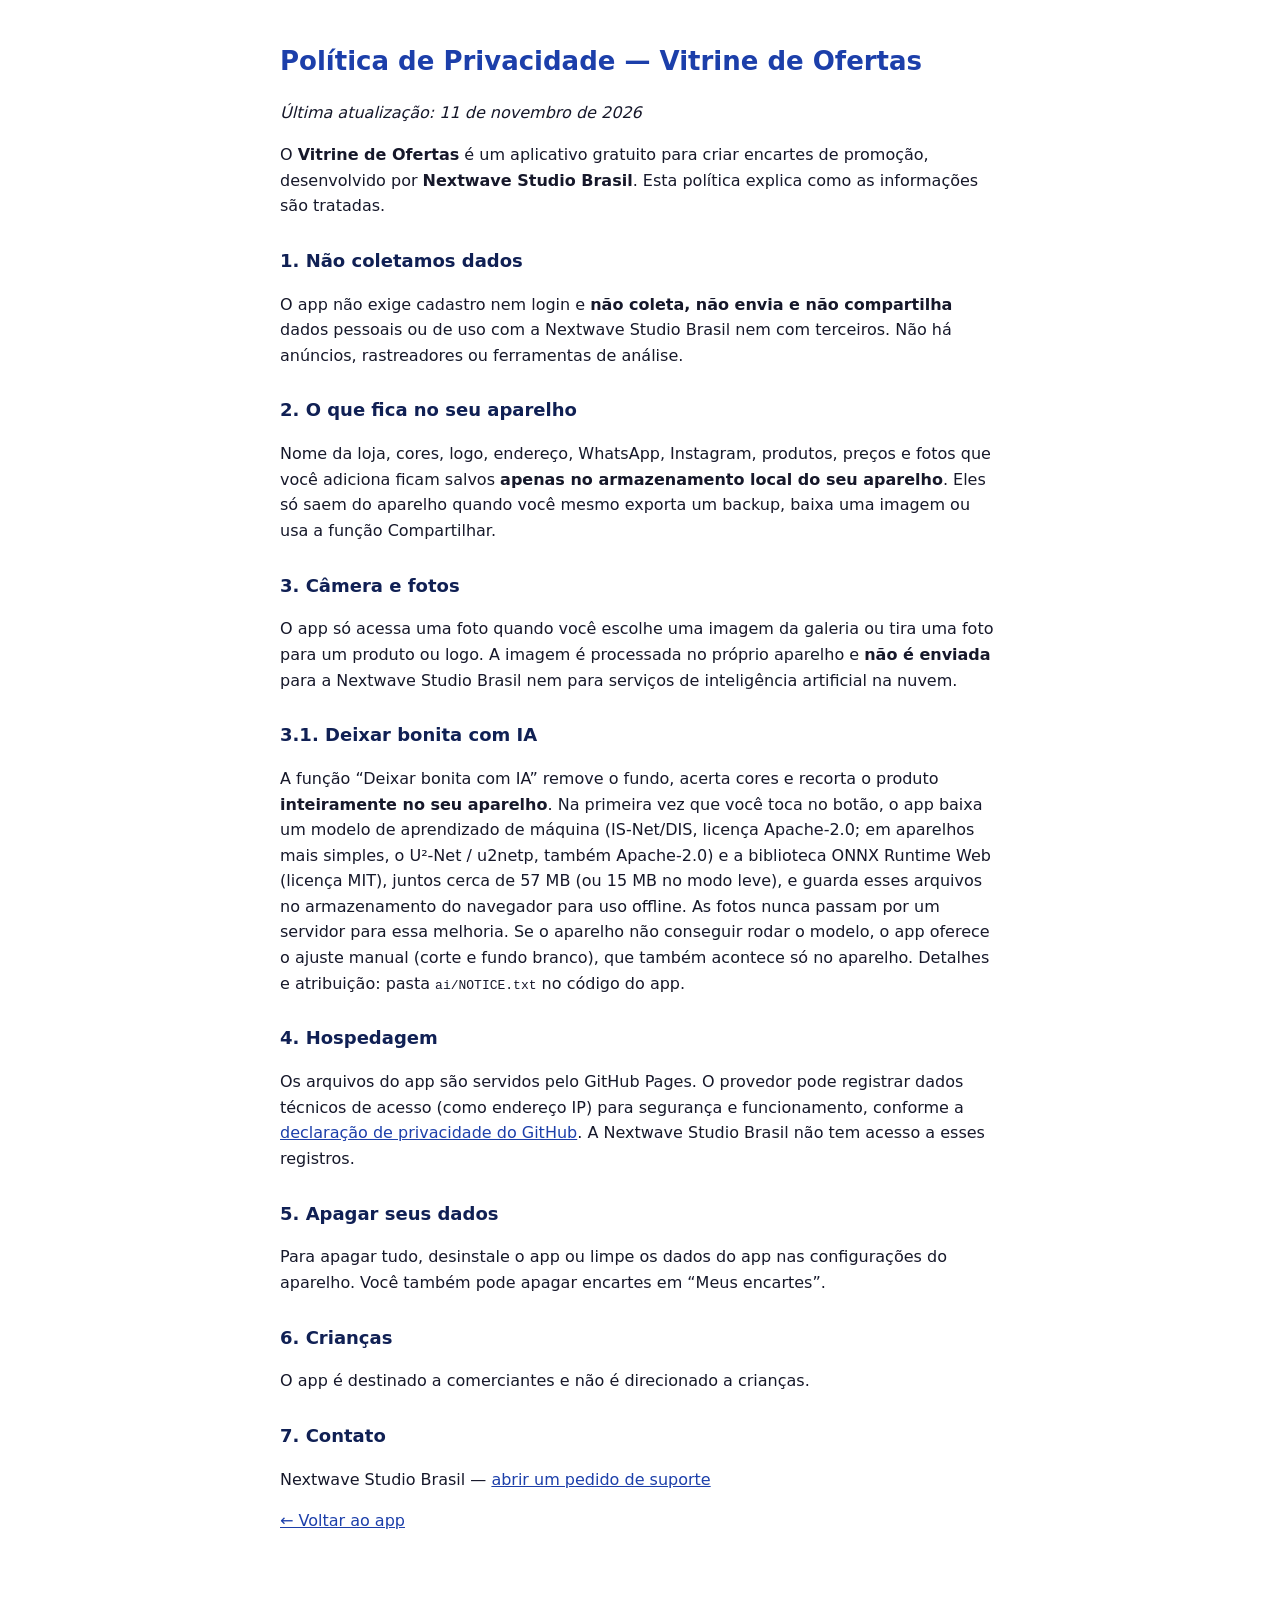
<file: privacidade.html>
<!DOCTYPE html>
<html lang="pt-BR"><head><meta charset="UTF-8"><meta name="viewport" content="width=device-width, initial-scale=1">
<title>Política de Privacidade — Vitrine de Ofertas</title>
<style>body{font-family:system-ui,sans-serif;max-width:720px;margin:0 auto;padding:24px 18px 60px;line-height:1.6;color:#16182a}h1{color:#1C3FAA;font-size:26px}h2{font-size:18px;margin-top:28px;color:#102054}a{color:#1C3FAA}</style></head>
<body>
<h1>Política de Privacidade — Vitrine de Ofertas</h1>
<p><em>Última atualização: 11 de novembro de 2026</em></p>
<p>O <strong>Vitrine de Ofertas</strong> é um aplicativo gratuito para criar encartes de promoção, desenvolvido por <strong>Nextwave Studio Brasil</strong>. Esta política explica como as informações são tratadas.</p>
<h2>1. Não coletamos dados</h2>
<p>O app não exige cadastro nem login e <strong>não coleta, não envia e não compartilha</strong> dados pessoais ou de uso com a Nextwave Studio Brasil nem com terceiros. Não há anúncios, rastreadores ou ferramentas de análise.</p>
<h2>2. O que fica no seu aparelho</h2>
<p>Nome da loja, cores, logo, endereço, WhatsApp, Instagram, produtos, preços e fotos que você adiciona ficam salvos <strong>apenas no armazenamento local do seu aparelho</strong>. Eles só saem do aparelho quando você mesmo exporta um backup, baixa uma imagem ou usa a função Compartilhar.</p>
<h2>3. Câmera e fotos</h2>
<p>O app só acessa uma foto quando você escolhe uma imagem da galeria ou tira uma foto para um produto ou logo. A imagem é processada no próprio aparelho e <strong>não é enviada</strong> para a Nextwave Studio Brasil nem para serviços de inteligência artificial na nuvem.</p>
<h2>3.1. Deixar bonita com IA</h2>
<p>A função “Deixar bonita com IA” remove o fundo, acerta cores e recorta o produto <strong>inteiramente no seu aparelho</strong>. Na primeira vez que você toca no botão, o app baixa um modelo de aprendizado de máquina (IS-Net/DIS, licença Apache-2.0; em aparelhos mais simples, o U²-Net / u2netp, também Apache-2.0) e a biblioteca ONNX Runtime Web (licença MIT), juntos cerca de 57 MB (ou 15 MB no modo leve), e guarda esses arquivos no armazenamento do navegador para uso offline. As fotos nunca passam por um servidor para essa melhoria. Se o aparelho não conseguir rodar o modelo, o app oferece o ajuste manual (corte e fundo branco), que também acontece só no aparelho. Detalhes e atribuição: pasta <code>ai/NOTICE.txt</code> no código do app.</p>
<h2>4. Hospedagem</h2>
<p>Os arquivos do app são servidos pelo GitHub Pages. O provedor pode registrar dados técnicos de acesso (como endereço IP) para segurança e funcionamento, conforme a <a href="https://docs.github.com/pt/site-policy/privacy-policies/github-general-privacy-statement">declaração de privacidade do GitHub</a>. A Nextwave Studio Brasil não tem acesso a esses registros.</p>
<h2>5. Apagar seus dados</h2>
<p>Para apagar tudo, desinstale o app ou limpe os dados do app nas configurações do aparelho. Você também pode apagar encartes em “Meus encartes”.</p>
<h2>6. Crianças</h2>
<p>O app é destinado a comerciantes e não é direcionado a crianças.</p>
<h2>7. Contato</h2>
<p>Nextwave Studio Brasil — <a href="https://github.com/notdsn/encarte-onix/issues">abrir um pedido de suporte</a></p>
<p><a href="./">← Voltar ao app</a></p>
</body></html>
</file>
<file: fonts/fonts.css>
@font-face {
  font-family: "Nunito";
  font-style: normal;
  font-weight: 400 800;
  font-display: swap;
  src: url("nunito-latin-ext.woff2") format("woff2");
  unicode-range: U+0100-02BA, U+02BD-02C5, U+02C7-02CC, U+02CE-02D7, U+02DD-02FF, U+0304, U+0308, U+0329, U+1D00-1DBF, U+1E00-1E9F, U+1EF2-1EFF, U+2020, U+20A0-20AB, U+20AD-20C4, U+2113, U+2C60-2C7F, U+A720-A7FF;
}
@font-face {
  font-family: "Nunito";
  font-style: normal;
  font-weight: 400 800;
  font-display: swap;
  src: url("nunito-latin.woff2") format("woff2");
  unicode-range: U+0000-00FF, U+0131, U+0152-0153, U+02BB-02BC, U+02C6, U+02DA, U+02DC, U+0304, U+0308, U+0329, U+2000-206F, U+20AC, U+2122, U+2191, U+2193, U+2212, U+2215, U+FEFF, U+FFFD;
}
@font-face {
  font-family: "Oswald";
  font-style: normal;
  font-weight: 500 700;
  font-display: swap;
  src: url("oswald-latin-ext.woff2") format("woff2");
  unicode-range: U+0100-02BA, U+02BD-02C5, U+02C7-02CC, U+02CE-02D7, U+02DD-02FF, U+0304, U+0308, U+0329, U+1D00-1DBF, U+1E00-1E9F, U+1EF2-1EFF, U+2020, U+20A0-20AB, U+20AD-20C4, U+2113, U+2C60-2C7F, U+A720-A7FF;
}
@font-face {
  font-family: "Oswald";
  font-style: normal;
  font-weight: 500 700;
  font-display: swap;
  src: url("oswald-latin.woff2") format("woff2");
  unicode-range: U+0000-00FF, U+0131, U+0152-0153, U+02BB-02BC, U+02C6, U+02DA, U+02DC, U+0304, U+0308, U+0329, U+2000-206F, U+20AC, U+2122, U+2191, U+2193, U+2212, U+2215, U+FEFF, U+FFFD;
}
@font-face { font-family: "Jakarta"; font-style: normal; font-weight: 400 800; font-display: swap; src: url("jakarta-latin-ext.woff2") format("woff2"); unicode-range: U+0100-02BA, U+02BD-02C5, U+02C7-02CC, U+02CE-02D7, U+02DD-02FF, U+0304, U+0308, U+0329, U+1D00-1DBF, U+1E00-1E9F, U+1EF2-1EFF, U+2020, U+20A0-20AB, U+20AD-20C4, U+2113, U+2C60-2C7F, U+A720-A7FF; }
@font-face { font-family: "Jakarta"; font-style: normal; font-weight: 400 800; font-display: swap; src: url("jakarta-latin.woff2") format("woff2"); unicode-range: U+0000-00FF, U+0131, U+0152-0153, U+02BB-02BC, U+02C6, U+02DA, U+02DC, U+0304, U+0308, U+0329, U+2000-206F, U+20AC, U+2122, U+2191, U+2193, U+2212, U+2215, U+FEFF, U+FFFD; }
</file>
<file: css/styles.css>
:root {
  --red: #D61E26;
  --blue: #1C3FAA;
  --app: #1C3FAA;
  --navy: #102054;
  --gold: #FFD600;
  --ink: #16182a;
  --muted: #5c6478;
  --line: #e4e7ef;
  --bg: #f3f5f9;
  --card: #fff;
  --radius: 16px;
  --shadow: 0 10px 30px rgba(16, 32, 84, 0.08);
  --safe-b: env(safe-area-inset-bottom, 0px);
  --bar-h: calc(76px + var(--safe-b));
  font-family: Nunito, system-ui, sans-serif;
  color-scheme: light;
}

*, *::before, *::after { box-sizing: border-box; }
html, body { margin: 0; padding: 0; }
html { background: var(--bg); }
body {
  color: var(--ink);
  background: var(--bg);
  min-height: 100dvh;
  padding-bottom: var(--bar-h);
  -webkit-font-smoothing: antialiased;
  text-rendering: optimizeLegibility;
}
img { max-width: 100%; display: block; }
button, input, textarea, select { font: inherit; color: inherit; }
button { cursor: pointer; }
h1, h2, h3 { margin: 0; }

.topbar {
  position: sticky;
  top: 0;
  z-index: 20;
  display: flex;
  align-items: center;
  gap: 12px;
  padding: calc(10px + env(safe-area-inset-top, 0px)) 16px 10px;
  background: var(--app);
  color: #fff;
  justify-content: space-between;
  box-shadow: 0 4px 16px rgba(28, 63, 170, 0.28);
}
.topbar-brand { display: flex; align-items: center; gap: 10px; }
.topbar-brand img {
  width: 32px; height: 32px; border-radius: 50%;
  background: var(--blue); box-shadow: 0 0 0 2px #fff;
}
.topbar-brand strong { display: block; font-size: 16px; line-height: 1.1; }
.topbar-brand span { display: block; font-size: 12px; opacity: 0.85; font-weight: 600; }

.layout {
  display: grid;
  gap: 16px;
  padding: 16px 16px 8px;
  max-width: 1200px;
  margin: 0 auto;
}

.preview-col, .panel {
  background: var(--card);
  border-radius: var(--radius);
  box-shadow: var(--shadow);
}
.preview-col { padding: 12px 12px 16px; overflow: hidden; }
.preview-toolbar {
  display: flex; align-items: center; justify-content: space-between;
  margin-bottom: 8px; padding: 0 4px;
}
.preview-toolbar h2, .panel h2 { font-size: 15px; font-weight: 800; color: var(--navy); }
.preview-frame {
  position: relative;
  width: 100%;
  overflow: hidden;
  border-radius: 12px;
  background: #dfe3ee;
}
.flyer-scale {
  transform-origin: top left;
}

.panel { padding: 16px; }
.panel + .panel { } /* stacked by layout gap */
.editor-col { display: flex; flex-direction: column; gap: 16px; }
.panel-head { display: flex; align-items: center; justify-content: space-between; margin-bottom: 4px; }
.panel h2 { margin-bottom: 12px; }
.muted { color: var(--muted); font-weight: 700; font-size: 13px; }
.hint { margin: 10px 0 0; font-size: 13px; color: var(--muted); line-height: 1.4; }

.field {
  display: flex; flex-direction: column; gap: 6px;
  font-size: 13px; font-weight: 700; color: var(--navy);
  margin-bottom: 12px;
}
.field:last-child { margin-bottom: 0; }
.field input, .field textarea, .field select {
  width: 100%;
  border: 1.5px solid var(--line);
  border-radius: 12px;
  padding: 12px 12px;
  background: #fff;
  font-size: 16px;
  font-weight: 600;
  color: var(--ink);
  outline: none;
  transition: border-color .15s, box-shadow .15s;
}
.field textarea { resize: vertical; min-height: 96px; line-height: 1.45; font-weight: 600; }
.field input:focus, .field textarea:focus, .field select:focus {
  border-color: var(--blue);
  box-shadow: 0 0 0 3px rgba(28, 63, 170, 0.15);
}
.row-2 { display: grid; grid-template-columns: 1fr 1fr; gap: 10px; }

.seg {
  display: grid;
  grid-template-columns: 1fr 1fr 1fr;
  gap: 8px;
}
.seg-item, .theme-swatch {
  display: flex; flex-direction: column; align-items: flex-start; justify-content: center;
  gap: 2px;
  border: 1.5px solid var(--line);
  border-radius: 12px;
  padding: 10px 8px;
  font-size: 13px; font-weight: 800; color: var(--navy);
  background: #fff;
  cursor: pointer;
  text-align: left;
  min-height: 64px;
}
.seg-item small { font-weight: 600; color: var(--muted); font-size: 11px; }
.seg-item:has(input:checked), .theme-swatch:has(input:checked) {
  border-color: var(--blue);
  box-shadow: 0 0 0 3px rgba(28, 63, 170, 0.16);
  background: #f4f7ff;
}
.seg-item input, .theme-swatch input { position: absolute; opacity: 0; pointer-events: none; }

.theme-grid { display: grid; grid-template-columns: 1fr 1fr; gap: 8px; }
.theme-swatch { min-height: 52px; padding-left: 14px; border-left-width: 8px; }
.t-classico { border-left-color: var(--red); }
.t-relampago { border-left-color: #ffd600; background: linear-gradient(90deg, #fff8e8, #fff); }
.t-clean { border-left-color: var(--navy); }
.t-noite { border-left-color: #0b1638; color: #0b1638; }

.logo-row { display: flex; gap: 12px; align-items: center; margin-top: 4px; }
.logo-preview {
  width: 64px; height: 64px; flex: none;
  border-radius: 50%;
  overflow: hidden;
  background: var(--blue);
  box-shadow: 0 0 0 2px #fff, 0 0 0 4px var(--blue);
}
.logo-preview img { width: 100%; height: 100%; object-fit: contain; padding: 8%; box-sizing: border-box; }
.logo-actions { display: flex; flex-direction: column; align-items: flex-start; gap: 6px; }
.chk { display: flex; align-items: center; gap: 8px; font-size: 13px; font-weight: 700; color: var(--navy); }
.chk input { width: 18px; height: 18px; accent-color: var(--blue); }

.btn-primary, .btn-secondary, .file-btn, .btn-text {
  border: 0;
  border-radius: 12px;
  padding: 12px 14px;
  font-weight: 800;
  font-size: 14px;
  line-height: 1.2;
  min-height: 44px;
}
.btn-primary {
  background: var(--red);
  color: #fff;
  box-shadow: 0 6px 16px rgba(214, 30, 38, 0.28);
}
.btn-primary:active { transform: translateY(1px); }
.btn-primary:disabled, .btn-secondary:disabled { opacity: 0.5; cursor: not-allowed; }
.btn-secondary, .file-btn {
  background: #eef1f8;
  color: var(--navy);
  border: 1.5px solid #d5dcec;
}
.file-btn { display: inline-flex; align-items: center; justify-content: center; cursor: pointer; }
.file-btn input { position: absolute; width: 0; height: 0; opacity: 0; }
.btn-text {
  background: transparent;
  color: var(--blue);
  padding: 8px 4px;
  min-height: 40px;
}
.btn-text.danger { color: var(--red); }
.btn-block { width: 100%; margin-top: 8px; }
.btn-row { display: flex; flex-wrap: wrap; gap: 8px; margin-bottom: 8px; }

.product-list { display: flex; flex-direction: column; gap: 12px; }
.p-card {
  border: 1.5px solid var(--line);
  border-radius: 14px;
  padding: 12px;
  background: #fafbfe;
}
.p-top { display: grid; grid-template-columns: 72px 1fr; gap: 10px; }
.p-photo {
  width: 72px; height: 72px;
  border-radius: 12px;
  overflow: hidden;
  background: #e8ecf6;
  display: grid; place-items: center;
  cursor: pointer;
  position: relative;
  border: 1.5px dashed #b7c0d4;
  color: var(--muted);
  font-size: 11px;
  font-weight: 800;
  text-align: center;
  padding: 6px;
}
.p-photo.has-img { border-style: solid; border-color: var(--line); }
.p-photo img { width: 100%; height: 100%; object-fit: cover; position: absolute; inset: 0; }
.p-photo input { position: absolute; inset: 0; opacity: 0; cursor: pointer; }
.p-fields .field { margin-bottom: 8px; }
.p-prices { display: grid; grid-template-columns: 1fr 1fr auto; gap: 8px; align-items: end; }
.p-off {
  font-size: 12px; font-weight: 800; color: var(--red);
  background: #ffe8ea; border-radius: 999px;
  padding: 8px 8px; min-width: 52px; text-align: center;
  margin-bottom: 0;
}
.p-off.is-empty { background: #eef1f8; color: var(--muted); }
.p-actions { display: flex; justify-content: space-between; align-items: center; margin-top: 6px; gap: 8px; }
.p-move { display: flex; gap: 4px; }
.p-move button, .p-remove {
  min-width: 40px; min-height: 40px;
  border: 0; border-radius: 10px;
  background: #eef1f8; color: var(--navy); font-weight: 800;
}

.actionbar {
  position: fixed;
  left: 0; right: 0; bottom: 0;
  z-index: 30;
  display: grid;
  grid-template-columns: 1.3fr 1fr 1fr;
  gap: 8px;
  padding: 10px 12px var(--safe-b);
  background: rgba(255,255,255,0.96);
  backdrop-filter: blur(10px);
  border-top: 1px solid var(--line);
  box-shadow: 0 -8px 24px rgba(16,32,84,0.08);
}
.actionbar .btn-primary, .actionbar .btn-secondary { width: 100%; }

.toast {
  position: fixed;
  left: 50%;
  bottom: calc(var(--bar-h) + 8px);
  transform: translateX(-50%);
  z-index: 40;
  background: var(--navy);
  color: #fff;
  padding: 12px 16px;
  border-radius: 999px;
  font-weight: 700;
  font-size: 14px;
  box-shadow: 0 8px 24px rgba(16,32,84,0.25);
  max-width: calc(100% - 32px);
}
.toast.error { background: var(--red); }

.fs-overlay[hidden] { display: none !important; }
.fs-overlay {
  position: fixed; inset: 0; z-index: 50;
  background: rgba(10, 14, 32, 0.92);
  display: flex; flex-direction: column;
  padding: calc(12px + env(safe-area-inset-top, 0px)) 12px calc(12px + env(safe-area-inset-bottom, 0px));
}
.fs-close {
  align-self: flex-end;
  background: #fff; color: var(--navy);
  border: 0; border-radius: 999px;
  padding: 10px 16px; font-weight: 800; margin-bottom: 8px;
}
.fs-inner { flex: 1; overflow: auto; display: flex; justify-content: center; align-items: flex-start; }
.fs-inner .flyer-scale { box-shadow: 0 20px 60px rgba(0,0,0,0.45); }

/* ===== additions ===== */
.layout { grid-template-columns: minmax(0, 1fr); }
.layout > *, .seg-item, .theme-swatch, .field, .p-prices > * { min-width: 0; }
html, body { overflow-x: hidden; }
@media (max-width: 380px) {
  .topbar-brand strong { font-size: 15px; } .topbar-brand span { font-size: 11px; }
  .top-btn { padding: 6px 10px; font-size: 12px; }
  .seg-item { font-size: 12px; padding: 8px 6px; } .seg-item small { font-size: 10px; }
}
.skip { position: absolute; left: -9999px; }
.skip:focus { left: 8px; top: 8px; z-index: 100; background: #fff; padding: 8px 12px; border-radius: 8px; }
.sr-only { position: absolute; width: 1px; height: 1px; overflow: hidden; clip: rect(0 0 0 0); }
:focus-visible { outline: 3px solid #FFB800; outline-offset: 2px; }
.topbar-brand img { background: transparent; box-shadow: none; border-radius: 8px; }
.topbar-actions { display: flex; gap: 8px; }
.top-btn { background: rgba(255,255,255,.16); color: #fff; border: 1.5px solid rgba(255,255,255,.45); border-radius: 999px; padding: 8px 14px; font-weight: 800; font-size: 13px; min-height: 40px; }
.top-btn.round { width: 40px; padding: 0; font-size: 18px; }
.seg-item { position: relative; }
.theme-swatch { position: relative; flex-direction: row; align-items: center; gap: 10px; border-left-width: 1.5px; padding: 8px; }
.theme-swatch .sw { width: 34px; height: 44px; border-radius: 6px; flex: none; overflow: hidden; display: grid; grid-template-rows: 30% 1fr 18%; box-shadow: inset 0 0 0 1px rgba(0,0,0,.08); }
.chips { display: flex; gap: 6px; flex-wrap: wrap; margin: -4px 0 12px; }
.chip { border: 1.5px solid var(--line); background: #fff; border-radius: 999px; padding: 6px 10px; font-size: 12px; font-weight: 800; color: var(--navy); min-height: 34px; }
.colors { display: grid; grid-template-columns: repeat(3, 1fr); gap: 8px; margin-bottom: 12px; }
.color-field { display: flex; flex-direction: column; gap: 6px; font-size: 12px; font-weight: 800; color: var(--navy); }
.color-field input { width: 100%; height: 44px; border: 1.5px solid var(--line); border-radius: 12px; padding: 3px; background: #fff; }
.field.compact { margin: 4px 0 0; font-size: 12px; }
.field.compact select { padding: 8px; font-size: 14px; }
.logo-row { margin-bottom: 12px; }
.logo-preview { display: grid; place-items: center; }
.empty-products { text-align: center; color: var(--muted); padding: 18px 8px 6px; }
.empty-ico { font-size: 40px; }
.p-handle { cursor: grab; touch-action: none; min-width: 40px; min-height: 40px; border: 0; border-radius: 10px; background: #eef1f8; color: var(--navy); font-size: 18px; }
.p-card.sortable-ghost { opacity: .4; }
.p-card.sortable-chosen { box-shadow: 0 10px 30px rgba(16,32,84,.2); }
.p-head-row { display: flex; align-items: center; gap: 8px; margin-bottom: 8px; }
.p-head-row .p-title { flex: 1; font-weight: 800; font-size: 13px; color: var(--navy); white-space: nowrap; overflow: hidden; text-overflow: ellipsis; }
.toast { display: flex; align-items: center; gap: 12px; border-radius: 14px; }
.toast-undo { background: #FFD600; color: #102054; border: 0; border-radius: 999px; padding: 8px 12px; font-weight: 800; }
.modal { border: 0; border-radius: 20px; padding: 18px; width: min(94vw, 460px); max-height: 90dvh; overflow: auto; box-shadow: 0 30px 80px rgba(0,0,0,.35); color: var(--ink); }
.modal::backdrop { background: rgba(10,14,32,.6); }
.modal-head { display: flex; align-items: center; justify-content: space-between; margin-bottom: 12px; }
.modal-head h2 { font-size: 18px; color: var(--navy); }
.modal-x { border: 0; background: #eef1f8; width: 40px; height: 40px; border-radius: 50%; font-size: 22px; color: var(--navy); }
.flyer-list { display: flex; flex-direction: column; gap: 8px; margin-bottom: 12px; }
.fl-item { display: flex; align-items: center; gap: 8px; border: 1.5px solid var(--line); border-radius: 14px; padding: 10px; }
.fl-item.current { border-color: var(--blue); background: #f4f7ff; }
.fl-item .info { flex: 1; min-width: 0; }
.fl-item .info strong { display: block; white-space: nowrap; overflow: hidden; text-overflow: ellipsis; }
.fl-item .info small { color: var(--muted); font-weight: 700; }
.fl-item button { min-height: 40px; border: 0; border-radius: 10px; background: #eef1f8; color: var(--navy); font-weight: 800; padding: 0 10px; }
#crop-canvas { width: 100%; aspect-ratio: 1; border-radius: 14px; background: repeating-conic-gradient(#e9ecf3 0 25%, #fff 0 50%) 0 0/24px 24px; touch-action: none; margin-bottom: 12px; display: block; }
.onb { text-align: center; padding: 8px 4px; }
.onb-art { font-size: 56px; margin-bottom: 6px; }
.onb h2 { font-size: 20px; color: var(--navy); margin-bottom: 8px; }
.onb p { color: var(--muted); line-height: 1.5; }
.onb .field { text-align: left; }
.tips { text-align: left; line-height: 1.5; padding-left: 20px; color: var(--ink); }
.tips li { margin-bottom: 6px; }
.onb-dots { display: flex; justify-content: center; gap: 6px; margin: 10px 0; }
.onb-dots span { width: 8px; height: 8px; border-radius: 50%; background: #d5dcec; }
.onb-dots span.on { background: var(--blue); width: 22px; border-radius: 6px; }
.onb-nav { justify-content: space-between; }
.onb-error { color: #c0262d; font-weight: 700; margin: 8px 0 0; text-align: left; }
@media (prefers-reduced-motion: reduce) { * { transition: none !important; animation: none !important; } }

/* ========== FLYER ========== */
.flyer {
  --c1: #2563EB; --c2: #0F172A; --c3: #FACC15;
  --fl-bg: #f3f4f8; --fl-head-bg: var(--c1); --fl-head-text: #fff;
  --fl-band: var(--c2); --fl-band-text: #fff; --fl-title: #fff;
  --fl-card: #fff; --fl-name: #102054; --fl-det: #5b6478; --fl-de: #8a93a6;
  --fl-por: var(--c1); --fl-por-label: #102054;
  --fl-off-bg: var(--c3); --fl-off-text: #1a1a1a;
  --fl-badge-bg: var(--c2); --fl-badge-text: #fff;
  --fl-foot-bg: #102054; --fl-foot-text: #fff; --fl-disc: #c5cde3;
  --fl-photo-bg: #fff; --fl-shadow: 0 12px 28px rgba(16,32,84,.12);
  --pad: 48px; --gap: 22px; --radius-card: 28px; --head-pad: 42px 0 0;
  --title-size: 86px; --dates-size: 30px; --brand-size: 42px; --tag-size: 20px; --logo: 92px;
  --name-size: 28px; --det-size: 20px; --de-size: 20px; --por-size: 46px; --por-label: 18px;
  --off-size: 22px; --badge-size: 18px; --contact-size: 24px; --disc-size: 18px; --photo-min: 160px;
  width: 1080px; height: 1920px; background: var(--fl-bg); color: var(--fl-name);
  font-family: Nunito, sans-serif; display: flex; flex-direction: column; overflow: hidden; position: relative;
}
.flyer[data-format="feed"] { --pad: 36px; --gap: 16px; --head-pad: 28px 0 0; --title-size: 64px; --dates-size: 24px; --brand-size: 34px; --logo: 72px; --contact-size: 20px; --disc-size: 15px; }
.flyer[data-format="a4"] { --pad: 44px; --gap: 18px; --head-pad: 36px 0 0; --title-size: 72px; --dates-size: 26px; --brand-size: 40px; --logo: 84px; }
.flyer[data-density="hero"] { --name-size: 52px; --det-size: 28px; --de-size: 28px; --por-size: 96px; --por-label: 28px; --off-size: 32px; --badge-size: 26px; --photo-min: 520px; --radius-card: 36px; }
.flyer[data-density="comfortable"] { --name-size: 30px; --por-size: 48px; --photo-min: 200px; }
.flyer[data-density="dense"] { --name-size: 24px; --det-size: 16px; --de-size: 16px; --por-size: 36px; --por-label: 14px; --off-size: 18px; --badge-size: 15px; --photo-min: 120px; --gap: 16px; --radius-card: 22px; }
.flyer[data-density="compact"] { --name-size: 20px; --det-size: 14px; --de-size: 14px; --por-size: 30px; --por-label: 12px; --off-size: 15px; --badge-size: 13px; --photo-min: 86px; --gap: 12px; --radius-card: 18px; --pad: 32px; }
.flyer[data-format="feed"][data-density="hero"] { --photo-min: 360px; --por-size: 84px; --name-size: 44px; }
.flyer[data-format="feed"][data-density="comfortable"] { --photo-min: 150px; --por-size: 40px; --name-size: 24px; }
.flyer[data-format="feed"][data-density="dense"] { --photo-min: 96px; --por-size: 32px; --name-size: 20px; }
.flyer[data-format="feed"][data-density="compact"] { --photo-min: 70px; --por-size: 24px; --name-size: 16px; --det-size: 12px; }

/* Templates */
.flyer[data-theme="relampago"] { --fl-bg: var(--c1); --fl-head-bg: var(--c1); --fl-band: var(--c3); --fl-band-text: #1a1a1a; --fl-title: #1a1a1a; --fl-badge-bg: #102054; --fl-foot-bg: rgba(0,0,0,.35); --fl-disc: #fff; }
.flyer[data-theme="clean"] { --fl-bg: #fff; --fl-head-bg: #fff; --fl-head-text: #102054; --fl-card: #f6f7fb; --fl-foot-bg: #f0f2f8; --fl-foot-text: #102054; --fl-disc: #5b6478; --fl-off-bg: var(--c1); --fl-off-text: #fff; --fl-shadow: 0 6px 18px rgba(16,32,84,.08); }
.flyer[data-theme="noite"] { --fl-bg: #0b1638; --fl-head-bg: #0b1638; --fl-band: var(--c2); --fl-title: var(--c3); --fl-card: #15244f; --fl-name: #fff; --fl-det: #b8c0d8; --fl-de: #8e99b8; --fl-por: var(--c3); --fl-por-label: #ffe98a; --fl-off-text: #102054; --fl-badge-bg: var(--c1); --fl-foot-bg: #070f28; --fl-disc: #9aa6c6; --fl-photo-bg: #fff; --fl-shadow: 0 12px 28px rgba(0,0,0,.28); }
.flyer[data-theme="saude"] { --fl-bg: #eaf7f2; --fl-head-bg: #0e8a6a; --fl-band: #0b6e55; --fl-card: #fff; --fl-name: #0b3b30; --fl-det: #4c6b62; --fl-por: #0e8a6a; --fl-por-label: #0b3b30; --fl-off-bg: #ffcf3a; --fl-badge-bg: #2a7de1; --fl-foot-bg: #0b3b30; --fl-disc: #bfe3d6; }
.flyer[data-theme="beleza"] { --fl-bg: #fdf0f6; --fl-head-bg: #d63384; --fl-band: #7b2d8b; --fl-card: #fff; --fl-name: #4a1d4f; --fl-det: #8a6a8e; --fl-por: #d63384; --fl-por-label: #4a1d4f; --fl-off-bg: #ffd6ea; --fl-off-text: #a0185f; --fl-badge-bg: #7b2d8b; --fl-foot-bg: #4a1d4f; --fl-disc: #f2cde0; }
.flyer[data-theme="black"] { --fl-bg: #0d0d0d; --fl-head-bg: #0d0d0d; --fl-band: #f5c400; --fl-band-text: #0d0d0d; --fl-title: #0d0d0d; --fl-card: #1c1c1c; --fl-name: #fff; --fl-det: #bdbdbd; --fl-de: #8c8c8c; --fl-por: #f5c400; --fl-por-label: #fff; --fl-off-bg: #f5c400; --fl-off-text: #0d0d0d; --fl-badge-bg: #e0301e; --fl-foot-bg: #000; --fl-disc: #a6a6a6; --fl-shadow: none; }
.flyer[data-theme="natal"] { --fl-bg: #fbf6ee; --fl-head-bg: #b3121f; --fl-band: #116b3a; --fl-card: #fff; --fl-name: #3b1a12; --fl-por: #b3121f; --fl-por-label: #116b3a; --fl-off-bg: #e8b923; --fl-badge-bg: #116b3a; --fl-foot-bg: #116b3a; --fl-disc: #d3eadc; }

.fl-head { background: var(--fl-head-bg); color: var(--fl-head-text); padding: var(--head-pad); position: relative; overflow: hidden; flex: none; }
.fl-head::after { content: ""; position: absolute; right: -80px; top: -80px; width: 280px; height: 280px; border-radius: 50%; background: rgba(255,255,255,.08); pointer-events: none; }
.flyer[data-theme="clean"] .fl-head { border-bottom: 6px solid var(--c1); }
.flyer[data-theme="clean"] .fl-head::after { display: none; }
.fl-brand { display: flex; align-items: center; gap: 16px; padding: 0 var(--pad); position: relative; z-index: 1; min-height: var(--logo); }
.fl-logo { width: var(--logo); height: var(--logo); flex: none; border-radius: 50%; overflow: hidden; background: var(--c2); box-shadow: 0 0 0 4px rgba(255,255,255,.9); display: grid; place-items: center; position: relative; }
.fl-logo.img { background: #fff; }
.fl-logo img { width: 100%; height: 100%; object-fit: contain; }
.fl-logo .cross { position: absolute; inset: 0; }
.fl-logo .cross::before, .fl-logo .cross::after { content: ""; position: absolute; background: #fff; border-radius: 4px; left: 50%; top: 50%; transform: translate(-50%,-50%); }
.fl-logo .cross::before { width: 22%; height: 64%; }
.fl-logo .cross::after { width: 64%; height: 22%; }
.fl-logo .ini { color: #fff; font-family: Oswald, sans-serif; font-weight: 700; font-size: calc(var(--logo) * .5); }
.fl-name { font-family: Oswald, sans-serif; font-weight: 700; font-size: var(--brand-size); letter-spacing: .04em; text-transform: uppercase; line-height: 1; }
.fl-tag { margin-top: 6px; font-size: var(--tag-size); font-weight: 700; opacity: .9; }
.fl-band { background: var(--fl-band); color: var(--fl-band-text); margin: 18px 0 0; padding: 18px var(--pad) 20px; position: relative; z-index: 1; text-align: center; }
.flyer[data-format="feed"] .fl-band { padding: 12px var(--pad) 14px; }
.fl-title { font-family: Oswald, sans-serif; font-weight: 700; font-size: var(--title-size); line-height: .95; letter-spacing: .02em; text-transform: uppercase; color: var(--fl-title); }
.fl-dates { margin: 8px 0 0; font-size: var(--dates-size); font-weight: 800; color: var(--fl-band-text); }
.fl-grid { flex: 1; display: grid; grid-template-columns: repeat(var(--cols, 2), 1fr); gap: var(--gap); padding: var(--pad); min-height: 0; }
.flyer[data-cols="1"] { --cols: 1; } .flyer[data-cols="2"] { --cols: 2; } .flyer[data-cols="3"] { --cols: 3; } .flyer[data-cols="4"] { --cols: 4; }
.fl-empty { grid-column: 1 / -1; display: grid; place-items: center; align-content: center; gap: 20px; color: var(--fl-name); text-align: center; border: 6px dashed rgba(128,128,128,.35); border-radius: 40px; }
.fl-empty b { font-family: Oswald, sans-serif; font-size: 64px; }
.fl-empty span { font-size: 32px; font-weight: 700; opacity: .7; }
.card { background: var(--fl-card); border-radius: var(--radius-card); box-shadow: var(--fl-shadow); padding: 16px 16px 18px; display: flex; flex-direction: column; min-height: 0; position: relative; overflow: hidden; }
.flyer[data-density="hero"] .card { padding: 28px 28px 32px; }
.flyer[data-density="compact"] .card { padding: 10px 10px 12px; }
.flyer[data-theme="clean"] .card { border: 1px solid #e6e9f2; }
.flyer[data-theme="black"] .card { border: 2px solid #2c2c2c; }
.card-photo { position: relative; background: var(--fl-photo-bg); border-radius: calc(var(--radius-card) - 8px); min-height: var(--photo-min); flex: 1 1 auto; display: grid; place-items: center; overflow: hidden; margin-bottom: 12px; }
.card-photo img { width: 100%; height: 100%; object-fit: contain; position: absolute; inset: 0; }
.card-mono { font-family: Oswald, sans-serif; font-size: calc(var(--photo-min) * .42); font-weight: 700; color: var(--c2); opacity: .28; line-height: 1; }
.card-badge, .card-off { position: absolute; z-index: 2; font-weight: 800; line-height: 1; border-radius: 999px; padding: 8px 12px; }
.card-badge { top: 10px; left: 10px; background: var(--fl-badge-bg); color: var(--fl-badge-text); font-size: var(--badge-size); max-width: 70%; }
.card-off { top: 10px; right: 10px; background: var(--fl-off-bg); color: var(--fl-off-text); font-family: Oswald, sans-serif; font-size: var(--off-size); box-shadow: 0 4px 10px rgba(0,0,0,.12); }
.flyer[data-density="hero"] .card-badge { top: 18px; left: 18px; }
.flyer[data-density="hero"] .card-off { top: 18px; right: 18px; }
.card-name { font-weight: 800; font-size: var(--name-size); color: var(--fl-name); line-height: 1.15; margin: 0; }
.card-det { margin: 4px 0 8px; font-size: var(--det-size); font-weight: 700; color: var(--fl-det); line-height: 1.25; }
.card-prices { margin-top: auto; }
.card-de { display: block; font-size: var(--de-size); color: var(--fl-de); text-decoration: line-through; font-weight: 700; }
.card-por { display: flex; align-items: baseline; gap: 8px; color: var(--fl-por); font-family: Oswald, sans-serif; font-weight: 700; font-size: var(--por-size); letter-spacing: -.02em; line-height: 1; }
.card-por small { font-family: Nunito, sans-serif; font-size: var(--por-label); font-weight: 800; color: var(--fl-por-label); }
.fl-foot { flex: none; background: var(--fl-foot-bg); color: var(--fl-foot-text); padding: 22px var(--pad) 26px; text-align: center; }
.flyer[data-format="feed"] .fl-foot { padding: 14px var(--pad) 16px; }
.fl-contact { display: flex; flex-wrap: wrap; justify-content: center; gap: 8px 22px; font-weight: 800; font-size: var(--contact-size); margin-bottom: 8px; }
.fl-disc { margin: 0; font-size: var(--disc-size); font-weight: 600; color: var(--fl-disc); line-height: 1.35; }

@media (min-width: 980px) {
  .layout { grid-template-columns: minmax(340px, 420px) 1fr; grid-template-areas: "edit preview"; align-items: start; }
  .editor-col { grid-area: edit; }
  .preview-col { grid-area: preview; position: sticky; top: 72px; }
}
@media print {
  @page { size: A4 portrait; margin: 0; }
  html, body { background: #fff !important; padding: 0 !important; margin: 0 !important; }
  .topbar, .editor-col, .actionbar, .toast, .fs-overlay, .preview-toolbar, .skip, dialog { display: none !important; }
  .layout, .preview-col, .preview-frame { display: block !important; padding: 0 !important; margin: 0 !important; box-shadow: none !important; background: transparent !important; overflow: visible !important; height: auto !important; }
  .flyer-scale { transform: scale(var(--print-scale, .6)) !important; transform-origin: top left !important; }
}
.toast[hidden]{display:none!important}

/* ================= v2.1 MODERN LAYER ================= */
:root {
  --bg: #f4f6fb; --card: #ffffff; --ink: #0f172a; --muted: #64748b; --line: #e6e9f2;
  --app: #2547d0; --app2: #6d4cff; --accent: #ff3d6e;
  --field: #f7f8fc; --radius: 22px;
  --shadow: 0 1px 2px rgba(15,23,42,.04), 0 12px 32px -12px rgba(15,23,42,.14);
  --glass: rgba(255,255,255,.72); --glass-line: rgba(255,255,255,.6);
  --tab-h: calc(74px + env(safe-area-inset-bottom, 0px));
  font-family: Jakarta, Nunito, system-ui, sans-serif;
}
:root[data-mode="dark"] {
  color-scheme: dark;
  --bg: #0b1020; --card: #141a2e; --ink: #e8ecf8; --muted: #94a0bd; --line: #252d47;
  --field: #0f1527; --navy: #c9d4ff; --shadow: 0 1px 2px rgba(0,0,0,.3), 0 16px 40px -16px rgba(0,0,0,.6);
  --glass: rgba(20,26,46,.72); --glass-line: rgba(255,255,255,.08);
}
html, body { background: var(--bg); color: var(--ink); }
body { padding-bottom: calc(var(--tab-h) + 16px); font-family: Jakarta, Nunito, system-ui, sans-serif; letter-spacing: -.005em;
  background-image: radial-gradient(1200px 500px at 110% -10%, rgba(109,76,255,.10), transparent 60%), radial-gradient(900px 400px at -20% 0%, rgba(37,71,208,.10), transparent 60%); background-attachment: fixed; }
.ic { width: 20px; height: 20px; stroke: currentColor; fill: none; stroke-width: 2; stroke-linecap: round; stroke-linejoin: round; flex: none; vertical-align: middle; }

.topbar { background: var(--glass); color: var(--ink); backdrop-filter: saturate(160%) blur(18px); -webkit-backdrop-filter: saturate(160%) blur(18px);
  border-bottom: 1px solid var(--glass-line); box-shadow: none; padding-top: calc(12px + env(safe-area-inset-top,0px)); }
.topbar-brand img { width: 38px; height: 38px; border-radius: 12px; box-shadow: 0 6px 16px -6px rgba(37,71,208,.6); }
.topbar-brand strong { font-size: 17px; font-weight: 800; letter-spacing: -.02em; }
.topbar-brand span { color: var(--muted); opacity: 1; font-weight: 600; }
.top-btn { background: var(--card); color: var(--ink); border: 1px solid var(--line); display: inline-flex; align-items: center; gap: 6px; box-shadow: var(--shadow); }
.top-btn.round { display: grid; place-items: center; }
.top-btn .ic { width: 18px; height: 18px; }

.layout { gap: 18px; padding: 18px 16px 8px; }
.preview-col, .panel { background: var(--card); border: 1px solid var(--line); border-radius: var(--radius); box-shadow: var(--shadow); }
.panel { padding: 20px 18px; animation: rise .45s cubic-bezier(.2,.8,.2,1) both; }
.panel h2, .preview-toolbar h2 { color: var(--ink); font-size: 16px; font-weight: 800; letter-spacing: -.02em; }
.preview-frame { background: linear-gradient(135deg, #e9edf8, #f5f1ff); border-radius: 18px; }
:root[data-mode="dark"] .preview-frame { background: linear-gradient(135deg, #0f1527, #1a1438); }
.field { color: var(--muted); font-weight: 700; font-size: 12.5px; letter-spacing: .01em; }
.field input, .field textarea, .field select { background: var(--field); border: 1.5px solid transparent; border-radius: 14px; color: var(--ink); font-weight: 600; transition: border-color .2s, box-shadow .2s, background .2s; }
.field input:focus, .field textarea:focus, .field select:focus { background: var(--card); border-color: var(--app); box-shadow: 0 0 0 4px rgba(37,71,208,.15); }
.seg-item, .theme-swatch, .chip, .fl-item, .p-card { background: var(--card); border: 1.5px solid var(--line); color: var(--ink); transition: transform .18s, border-color .18s, box-shadow .18s, background .18s; }
.seg-item { border-radius: 16px; }
.seg-item:has(input:checked), .theme-swatch:has(input:checked), .fl-item.current { border-color: var(--app); background: color-mix(in srgb, var(--app) 8%, var(--card)); box-shadow: 0 0 0 4px rgba(37,71,208,.12); }
.seg-item:active, .theme-swatch:active, .chip:active { transform: scale(.97); }
.theme-grid { grid-template-columns: repeat(2, minmax(0,1fr)); }
.theme-swatch { border-radius: 16px; font-weight: 700; font-size: 13px; }
.theme-swatch .sw { border-radius: 10px; width: 36px; height: 48px; }
.theme-swatch .new { font-style: normal; margin-left: auto; font-size: 10px; font-weight: 800; text-transform: uppercase; color: #fff; background: linear-gradient(135deg, var(--app2), var(--accent)); padding: 3px 7px; border-radius: 999px; }
.chip { border-radius: 999px; color: var(--ink); }
.muted, .hint { color: var(--muted); }
.hint a { color: var(--app); }

.btn-primary, .btn-secondary, .file-btn { display: inline-flex; align-items: center; justify-content: center; gap: 8px; border-radius: 14px; font-weight: 800; transition: transform .15s, box-shadow .2s, filter .2s; }
.btn-primary { background: linear-gradient(135deg, var(--app), var(--app2)); color: #fff; box-shadow: 0 10px 24px -10px rgba(76,60,230,.8); }
.btn-primary:hover { filter: brightness(1.06); }
.btn-primary:active, .btn-secondary:active { transform: scale(.97); }
.btn-secondary, .file-btn { background: var(--field); color: var(--ink); border: 1.5px solid var(--line); }
.btn-text { color: var(--app); display: inline-flex; align-items: center; gap: 6px; }
:root[data-mode="dark"] .btn-text, :root[data-mode="dark"] .hint a { color: #9fb2ff; }

.p-card { border-radius: 20px; padding: 14px; }
.p-photo { border-radius: 16px; background: var(--field); border-color: var(--line); color: var(--muted); display: grid; gap: 2px; }
.p-photo .ic { width: 22px; height: 22px; }
.p-handle, .p-remove, .fl-item button, .modal-x { background: var(--field); color: var(--ink); display: inline-grid; place-items: center; border-radius: 12px; }
.p-remove { color: #e11d48; min-width: 40px; min-height: 40px; border: 0; }
.p-off { border-radius: 999px; background: linear-gradient(135deg,#ff3d6e,#ff8a3d); color: #fff; }
.p-off.is-empty { background: var(--field); color: var(--muted); }
.p-card.sortable-chosen { transform: scale(1.02); box-shadow: 0 20px 40px -12px rgba(37,71,208,.35); }

/* bottom tab bar */
.tabbar { position: fixed; z-index: 30; left: 12px; right: 12px; bottom: calc(10px + env(safe-area-inset-bottom, 0px)); height: 64px;
  display: grid; grid-template-columns: 1fr 1fr 72px 1fr 1fr; align-items: center; padding: 0 6px;
  background: var(--glass); backdrop-filter: saturate(170%) blur(20px); -webkit-backdrop-filter: saturate(170%) blur(20px);
  border: 1px solid var(--glass-line); border-radius: 24px; box-shadow: 0 18px 40px -14px rgba(15,23,42,.35); }
.tab { border: 0; background: transparent; color: var(--muted); display: grid; justify-items: center; gap: 3px; font-size: 11px; font-weight: 700; padding: 8px 0; border-radius: 16px; transition: color .2s, background .2s; min-height: 52px; }
.tab.active { color: var(--app); background: color-mix(in srgb, var(--app) 10%, transparent); }
:root[data-mode="dark"] .tab.active { color: #9fb2ff; }
.tab-fab { justify-self: center; width: 58px; height: 58px; margin-top: -26px; border: 4px solid var(--bg); border-radius: 20px; color: #fff;
  background: linear-gradient(135deg, var(--app), var(--app2) 60%, var(--accent)); box-shadow: 0 14px 28px -10px rgba(109,76,255,.9); display: grid; place-items: center; transition: transform .2s; }
.tab-fab .ic { width: 24px; height: 24px; }
.tab-fab:active { transform: scale(.94) rotate(-4deg); }
.actionbar { position: static; display: grid; grid-template-columns: 1fr; gap: 10px; padding: 0; background: none; border: 0; box-shadow: none; backdrop-filter: none; }
.actionbar button { min-height: 52px; font-size: 15px; justify-content: flex-start; padding: 0 18px; }

.modal { background: var(--card); color: var(--ink); border: 1px solid var(--line); border-radius: 26px; }
.modal::backdrop { background: rgba(8,12,28,.5); backdrop-filter: blur(4px); }
.modal[open] { animation: pop .28s cubic-bezier(.2,.9,.3,1.2); }
.modal.sheet { margin: auto auto 0; width: 100%; max-width: 520px; border-radius: 26px 26px 0 0; padding-bottom: calc(18px + env(safe-area-inset-bottom,0px)); }
.modal.sheet[open] { animation: sheet .3s cubic-bezier(.2,.8,.2,1); }
.modal-head h2, .onb h2 { color: var(--ink); }
.toast { background: rgba(15,23,42,.92); backdrop-filter: blur(10px); bottom: calc(var(--tab-h) + 14px); border-radius: 16px; animation: rise .25s ease both; }
.empty-ico { display: grid; place-items: center; width: 64px; height: 64px; margin: 0 auto 8px; border-radius: 20px; background: color-mix(in srgb, var(--app) 10%, transparent); font-size: 30px; }
.onb-dots span.on { background: linear-gradient(90deg, var(--app), var(--app2)); }
.fs-close { background: var(--card); color: var(--ink); }

@keyframes rise { from { opacity: 0; transform: translateY(10px); } to { opacity: 1; transform: none; } }
@keyframes pop { from { opacity: 0; transform: scale(.96) translateY(8px); } to { opacity: 1; transform: none; } }
@keyframes sheet { from { transform: translateY(100%); } to { transform: none; } }
@media (prefers-reduced-motion: reduce) { .panel, .modal[open], .toast { animation: none !important; } }
@media (min-width: 980px) {
  .tabbar { left: 50%; right: auto; transform: translateX(-50%); width: 420px; }
  .preview-col { top: 84px; }
}
@media (max-width: 380px) { .top-btn span { display: none; } }

/* ===== new flyer templates ===== */
.flyer[data-theme="gradiente"] { --fl-bg: linear-gradient(160deg, var(--c1), var(--c2)); --fl-head-bg: transparent; --fl-band: rgba(255,255,255,.14); --fl-band-text: #fff; --fl-title: #fff;
  --fl-card: rgba(255,255,255,.96); --fl-por: var(--c1); --fl-off-bg: var(--c3); --fl-off-text: #111; --fl-badge-bg: #111; --fl-foot-bg: rgba(0,0,0,.25); --fl-disc: rgba(255,255,255,.85);
  --fl-shadow: 0 24px 50px -20px rgba(0,0,0,.45); --radius-card: 34px; background: linear-gradient(160deg, var(--c1) 0%, var(--c2) 100%); }
.flyer[data-theme="gradiente"] .fl-head::after { width: 520px; height: 520px; right: -160px; top: -200px; background: radial-gradient(circle, rgba(255,255,255,.28), transparent 70%); }
.flyer[data-theme="gradiente"] .fl-band { margin: 22px var(--pad) 0; border-radius: 30px; border: 2px solid rgba(255,255,255,.3); }
.flyer[data-theme="gradiente"] .fl-foot { margin: 0 var(--pad) var(--pad); border-radius: 26px; }
.flyer[data-theme="gradiente"] .fl-title { font-family: Jakarta, sans-serif; font-weight: 800; text-transform: none; letter-spacing: -.03em; }

.flyer[data-theme="premium"] { --fl-bg: #f7f3ec; --fl-head-bg: #f7f3ec; --fl-head-text: #1a1a1a; --fl-band: transparent; --fl-band-text: #6b6257; --fl-title: #1a1a1a;
  --fl-card: #fff; --fl-name: #1a1a1a; --fl-det: #8a8175; --fl-de: #a69d90; --fl-por: #1a1a1a; --fl-por-label: #8a8175; --fl-off-bg: #1a1a1a; --fl-off-text: #f7f3ec;
  --fl-badge-bg: var(--c1); --fl-foot-bg: #1a1a1a; --fl-disc: #bdb5a8; --fl-shadow: 0 1px 0 rgba(0,0,0,.04); --radius-card: 6px; font-family: Jakarta, sans-serif; }
.flyer[data-theme="premium"] .fl-head::after { display: none; }
.flyer[data-theme="premium"] .fl-band { text-align: left; border-top: 2px solid #1a1a1a; margin: 24px var(--pad) 0; padding: 22px 0 6px; }
.flyer[data-theme="premium"] .fl-title { font-family: Jakarta, sans-serif; font-weight: 800; text-transform: none; letter-spacing: -.045em; font-size: calc(var(--title-size) * 1.12); }
.flyer[data-theme="premium"] .fl-name { font-family: Jakarta, sans-serif; letter-spacing: .22em; font-size: calc(var(--brand-size) * .7); }
.flyer[data-theme="premium"] .card { border: 1px solid #ebe5da; }
.flyer[data-theme="premium"] .card-por { font-family: Jakarta, sans-serif; font-weight: 800; letter-spacing: -.04em; }
.flyer[data-theme="premium"] .card-photo { background: #f2ede4; }

.flyer[data-theme="neon"] { --fl-bg: #0a0420; --fl-head-bg: transparent; --fl-band: transparent; --fl-band-text: #00f0ff; --fl-title: #fff;
  --fl-card: rgba(255,255,255,.05); --fl-name: #fff; --fl-det: #b9a9e6; --fl-de: #8c7cb8; --fl-por: #00f0ff; --fl-por-label: #ff2bd6; --fl-off-bg: #ff2bd6; --fl-off-text: #fff;
  --fl-badge-bg: #faff00; --fl-badge-text: #0a0420; --fl-foot-bg: rgba(255,255,255,.04); --fl-disc: #a99bd6; --fl-photo-bg: #fff; --fl-shadow: 0 0 0 2px rgba(255,43,214,.55), 0 0 30px rgba(255,43,214,.35);
  background: radial-gradient(900px 700px at 90% 0%, rgba(255,43,214,.35), transparent 60%), radial-gradient(900px 700px at 0% 100%, rgba(0,240,255,.25), transparent 60%), #0a0420; }
.flyer[data-theme="neon"] .fl-head::after { display: none; }
.flyer[data-theme="neon"] .fl-title { text-shadow: 0 0 12px #ff2bd6, 0 0 32px #ff2bd6, 0 0 60px rgba(255,43,214,.6); font-size: calc(var(--title-size) * 1.1); }
.flyer[data-theme="neon"] .fl-dates { text-shadow: 0 0 10px rgba(0,240,255,.8); }
.flyer[data-theme="neon"] .card-por { text-shadow: 0 0 14px rgba(0,240,255,.7); }
.flyer[data-theme="neon"] .fl-logo { box-shadow: 0 0 0 4px #00f0ff, 0 0 24px #00f0ff; }
.flyer[data-theme="neon"] .fl-foot { border-top: 2px solid rgba(0,240,255,.4); }

/* modernize existing flyers slightly */
.card { border-radius: var(--radius-card); }
.card-off { border-radius: 14px; }

/* ===== Figurinhas ===== */
.stk-sets {
  display: flex; gap: 6px; margin-top: 12px;
  padding: 4px; border-radius: 14px;
  background: var(--field, #f3f5fb);
  border: 1.5px solid var(--line);
}
.stk-set {
  flex: 1; min-height: 38px; border: 0; border-radius: 10px;
  background: transparent; color: var(--muted); font-weight: 800; font-size: 13px;
  cursor: pointer;
}
.stk-set.is-active, .stk-set[aria-selected="true"] {
  background: var(--card, #fff); color: var(--ink);
  box-shadow: 0 2px 8px rgba(20, 28, 60, .10);
}
.stk-gallery {
  --c1: #2563EB; --c2: #0F172A; --c3: #FACC15;
  display: grid;
  grid-template-columns: repeat(4, minmax(0, 1fr));
  gap: 8px;
  margin-top: 12px;
}
@media (max-width: 380px) { .stk-gallery { grid-template-columns: repeat(3, minmax(0, 1fr)); } }
.stk-pick {
  border: 1.5px solid var(--line);
  background: var(--field, #f7f8fc);
  border-radius: 16px;
  padding: 8px 4px 8px;
  display: flex; flex-direction: column; align-items: center; gap: 4px;
  cursor: pointer; color: var(--ink); min-width: 0; min-height: 96px;
  transition: transform .15s, border-color .18s, box-shadow .18s;
}
.stk-pick .stk { width: 64px; height: 64px; display: block; object-fit: contain; }
.stk-pick span { font-size: 10px; font-weight: 700; text-align: center; line-height: 1.2; color: var(--muted); }
.stk-pick:hover, .stk-pick:focus-visible { border-color: var(--app, #2547d0); box-shadow: 0 0 0 3px rgba(37,71,208,.14); }
.stk-pick:active { transform: scale(.96); }
.stk-used { display: flex; flex-direction: column; gap: 10px; margin-top: 16px; }
.stk-item {
  --c1: #2563EB; --c2: #0F172A; --c3: #FACC15;
  border: 1.5px solid var(--line); border-radius: 16px; padding: 10px;
  display: grid; grid-template-columns: 68px 1fr auto; gap: 10px; align-items: start;
  background: var(--card);
}
.stk-item .stk-thumb { width: 68px; height: 68px; }
.stk-item .stk { width: 68px; height: 68px; display: block; object-fit: contain; }
.stk-item .stk-fields { min-width: 0; display: flex; flex-direction: column; gap: 8px; }
.stk-item .field { margin: 0; }
.stk-item .stk-row { display: grid; grid-template-columns: 1fr 1fr; gap: 8px; }
.stk-item .p-remove { align-self: start; }
.stk-size { display: flex; gap: 4px; }
.stk-size button {
  flex: 1; min-height: 36px; border: 1.5px solid var(--line); border-radius: 10px;
  background: var(--field, #f7f8fc); color: var(--ink); font-weight: 800; font-size: 12px;
}
.stk-size button[aria-pressed="true"] {
  border-color: var(--app, #2547d0);
  background: color-mix(in srgb, var(--app, #2547d0) 12%, var(--card));
  color: var(--app, #2547d0);
}

/* Flyer sticker layout */
.flyer { --stk-s: 100px; --stk-m: 148px; --stk-l: 210px; }
.flyer[data-format="feed"] { --stk-s: 72px; --stk-m: 108px; --stk-l: 148px; }
.flyer[data-format="a4"] { --stk-s: 92px; --stk-m: 136px; --stk-l: 190px; }
.fl-body { position: relative; flex: 1; min-height: 0; display: flex; flex-direction: column; }
.fl-body .fl-grid { flex: 1; }
.fl-stk { display: flex; align-items: center; gap: 10px; pointer-events: none; max-width: 46%; }
.fl-stk .stk { width: var(--stk, var(--stk-m)); height: var(--stk, var(--stk-m)); flex: none; display: block; object-fit: contain; filter: drop-shadow(0 8px 16px rgba(0,0,0,.22)); }
.fl-stk[data-size="s"] { --stk: var(--stk-s); }
.fl-stk[data-size="m"] { --stk: var(--stk-m); }
.fl-stk[data-size="l"] { --stk: var(--stk-l); }
.fl-stk-cap {
  font-family: Oswald, Jakarta, sans-serif; font-weight: 700;
  font-size: calc(var(--stk, var(--stk-m)) * .22); line-height: 1.12;
  text-transform: uppercase; letter-spacing: .02em;
  background: var(--c1); color: #fff;
  padding: .35em .7em; border-radius: 999px;
  box-shadow: 0 6px 16px rgba(0,0,0,.2);
  max-width: 260px;
}
.fl-body .fl-stk[data-pos="tl"] { position: absolute; top: 10px; left: 10px; z-index: 4; }
.fl-body .fl-stk[data-pos="tr"] { position: absolute; top: 10px; right: 10px; z-index: 4; flex-direction: row-reverse; text-align: right; }
.fl-body .fl-stk[data-pos="bl"] { position: absolute; bottom: 8px; left: 10px; z-index: 4; }
.fl-body .fl-stk[data-pos="br"] { position: absolute; bottom: 8px; right: 10px; z-index: 4; flex-direction: row-reverse; text-align: right; }
.fl-stk-foot {
  display: flex; justify-content: space-between; align-items: flex-end;
  gap: 12px; margin-bottom: 12px; flex-wrap: wrap;
}
.fl-stk-foot .fl-stk { position: static; max-width: 48%; }
.fl-stk-foot .fl-stk[data-pos="footer-left"] { margin-right: auto; }
.fl-stk-foot .fl-stk[data-pos="footer-right"] { margin-left: auto; flex-direction: row-reverse; text-align: right; }
.fl-stk-foot .fl-stk-cap { background: var(--c3); color: #1a1a1a; }
.flyer[data-theme="clean"] .fl-stk-foot .fl-stk-cap,
.flyer[data-theme="premium"] .fl-stk-foot .fl-stk-cap { background: var(--c1); color: #fff; }
.flyer[data-theme="relampago"] .fl-stk-foot .fl-stk-cap,
.flyer[data-theme="natal"] .fl-stk-foot .fl-stk-cap { background: var(--c3); color: #1a1a1a; }

@media print {
  .tabbar { display: none !important; }
}

/* ===== Deixar bonita com IA ===== */
.btn-ai, button[data-act="enhance"], #crop-enhance {
  color: #6d4cff;
}
:root[data-mode="dark"] .btn-ai,
:root[data-mode="dark"] button[data-act="enhance"],
:root[data-mode="dark"] #crop-enhance { color: #c4b5ff; }
#enh-progress { display: grid; gap: 12px; }
#enh-status { margin: 0; font-weight: 700; color: var(--ink); }
#enh-bar {
  width: 100%; height: 10px; border: 0; border-radius: 999px; overflow: hidden;
  background: var(--field, #eef1f8);
}
#enh-bar::-webkit-progress-bar { background: var(--field, #eef1f8); border-radius: 999px; }
#enh-bar::-webkit-progress-value { background: linear-gradient(90deg, var(--app, #2547d0), var(--app2, #6d4cff)); border-radius: 999px; }
#enh-bar::-moz-progress-bar { background: linear-gradient(90deg, var(--app, #2547d0), var(--app2, #6d4cff)); border-radius: 999px; }
.enh-compare {
  display: grid; grid-template-columns: 1fr 1fr; gap: 10px; margin-bottom: 12px;
}
.enh-compare figure { margin: 0; }
.enh-compare img {
  width: 100%; aspect-ratio: 1; object-fit: cover; border-radius: 16px;
  background: #fff; box-shadow: 0 8px 24px rgba(15,23,42,.12); display: block;
}
.enh-compare figcaption {
  text-align: center; font-size: 12px; font-weight: 800; color: var(--muted); margin-top: 6px; letter-spacing: .04em; text-transform: uppercase;
}
#enh-fail-text { margin: 0 0 12px; color: var(--ink); line-height: 1.45; }
#dlg-enhance .chk { margin: 4px 0 14px; }
#dlg-enhance .btn-row { margin-bottom: 0; }
#crop-enhance { width: 100%; }
@media (max-width: 380px) {
  .enh-compare { gap: 6px; }
}

.p-actions { flex-wrap: wrap; justify-content: flex-start; }
.p-actions .btn-text { flex: 1 1 auto; }

#enh-progress[hidden], #enh-result[hidden], #enh-fail[hidden]{display:none!important}

/* ===== Corner figurinhas: reserve space so they don't cover product badges ===== */
.flyer[data-stk-top="s"] { --stk-clear-top: calc(var(--stk-s) + 20px); }
.flyer[data-stk-top="m"] { --stk-clear-top: calc(var(--stk-m) + 24px); }
.flyer[data-stk-top="l"] { --stk-clear-top: calc(var(--stk-l) + 28px); }
.flyer[data-stk-bottom="s"] { --stk-clear-bottom: calc(var(--stk-s) + 20px); }
.flyer[data-stk-bottom="m"] { --stk-clear-bottom: calc(var(--stk-m) + 24px); }
.flyer[data-stk-bottom="l"] { --stk-clear-bottom: calc(var(--stk-l) + 28px); }
.flyer[data-stk-top="s"] .fl-grid,
.flyer[data-stk-top="m"] .fl-grid,
.flyer[data-stk-top="l"] .fl-grid { padding-top: calc(var(--pad) + var(--stk-clear-top, 0px)); }
.flyer[data-stk-bottom="s"] .fl-grid,
.flyer[data-stk-bottom="m"] .fl-grid,
.flyer[data-stk-bottom="l"] .fl-grid { padding-bottom: calc(var(--pad) + var(--stk-clear-bottom, 0px)); }
.fl-body .fl-stk[data-pos="tl"],
.fl-body .fl-stk[data-pos="tr"] { top: 6px; }
.fl-body .fl-stk[data-pos="bl"],
.fl-body .fl-stk[data-pos="br"] { bottom: 6px; }
.fl-stk { z-index: 3; }

/* ===== Modernize base + classic flyers (2025–26 look) ===== */
.flyer {
  --radius-card: 32px;
  --fl-shadow: 0 18px 44px -18px rgba(16, 32, 84, 0.22);
  --fl-bg: #f3f5fb;
}
.flyer .fl-title {
  font-family: Jakarta, Oswald, sans-serif;
  font-weight: 800;
  text-transform: none;
  letter-spacing: -0.04em;
}
.flyer .fl-name {
  font-family: Jakarta, Oswald, sans-serif;
  letter-spacing: 0.06em;
}
.flyer .fl-dates {
  display: inline-block;
  margin-top: 12px;
  padding: 8px 20px;
  border-radius: 999px;
  background: color-mix(in srgb, #fff 20%, transparent);
  font-family: Jakarta, Nunito, sans-serif;
  font-weight: 700;
  font-size: calc(var(--dates-size) * 0.82);
}
.flyer .fl-logo { border-radius: 28%; }
.flyer .card-name { font-family: Jakarta, Nunito, sans-serif; letter-spacing: -0.025em; }
.flyer .card-por { font-family: Jakarta, Oswald, sans-serif; font-weight: 800; letter-spacing: -0.045em; }
.flyer .card { border-radius: var(--radius-card); }
.flyer .card-photo { border-radius: calc(var(--radius-card) - 8px); }
.flyer .card-off, .flyer .card-badge { border-radius: 14px; }

.flyer[data-theme="classico"] {
  --fl-bg: #eef1f8;
  --fl-shadow: 0 22px 50px -22px rgba(16, 32, 84, 0.28);
}
.flyer[data-theme="classico"] .fl-head {
  background: linear-gradient(165deg, var(--c1) 0%, color-mix(in srgb, var(--c1) 72%, #1a1020) 100%);
}
.flyer[data-theme="classico"] .fl-band {
  margin: 20px var(--pad) 0;
  border-radius: 28px 28px 0 0;
  padding: 22px 28px 24px;
}
.flyer[data-theme="classico"] .fl-grid { padding-top: calc(var(--pad) - 8px); }
.flyer[data-theme="classico"][data-stk-top="s"] .fl-grid,
.flyer[data-theme="classico"][data-stk-top="m"] .fl-grid,
.flyer[data-theme="classico"][data-stk-top="l"] .fl-grid { padding-top: calc(var(--pad) + var(--stk-clear-top, 0px) - 8px); }
.flyer[data-theme="classico"] .fl-foot { border-radius: 0; }

.flyer[data-theme="relampago"] .fl-band { margin: 16px var(--pad) 0; border-radius: 24px; }
.flyer[data-theme="relampago"] .fl-foot { margin: 0 var(--pad) var(--pad); border-radius: 24px; }
.flyer[data-theme="clean"] .fl-title { color: #102054; }
.flyer[data-theme="clean"] .fl-dates { background: #eef1f8; color: #102054; }
.flyer[data-theme="clean"] .card { box-shadow: 0 10px 28px -16px rgba(16,32,84,.2); }
.flyer[data-theme="noite"] .fl-dates { background: rgba(255,255,255,.08); }
.flyer[data-theme="saude"] .fl-band,
.flyer[data-theme="beleza"] .fl-band { margin: 16px var(--pad) 0; border-radius: 24px 24px 0 0; }
.flyer[data-theme="black"] .fl-title { letter-spacing: -0.04em; }
.flyer[data-theme="black"] .fl-dates { background: #1c1c1c; color: #f5c400; }
.flyer[data-theme="natal"] .fl-band { margin: 16px var(--pad) 0; border-radius: 24px 24px 0 0; }

/* keep premium sharp and neon glowing */
.flyer[data-theme="premium"] { --radius-card: 6px; --fl-shadow: 0 1px 0 rgba(0,0,0,.04); }
.flyer[data-theme="premium"] .fl-logo { border-radius: 6px; }
.flyer[data-theme="premium"] .fl-dates { background: transparent; padding: 0; border-radius: 0; }
.flyer[data-theme="neon"] .fl-dates { background: rgba(0,240,255,.12); color: #00f0ff; }

/* v2.2.1 — tipo de negócio */
.biz-grid { display: grid; grid-template-columns: repeat(2, minmax(0, 1fr)); gap: 8px; margin: 4px 0 14px; }
.biz-item { display: flex; align-items: center; gap: 8px; text-align: left; padding: 10px; min-height: 48px; border-radius: 14px; border: 1.5px solid var(--line); background: var(--card, #fff); color: var(--ink); font-weight: 800; font-size: 13px; line-height: 1.15; }
.biz-item[aria-checked="true"] { border-color: var(--app, #2547d0); box-shadow: 0 0 0 3px color-mix(in srgb, var(--app, #2547d0) 22%, transparent); }
.biz-emo { font-size: 22px; line-height: 1; }
.fl-logo .emo { font-size: calc(var(--logo) * .56); line-height: 1; font-family: "Noto Color Emoji", "Apple Color Emoji", "Segoe UI Emoji", sans-serif; }
.stk-pick.is-sug { position: relative; }
.stk-pick.is-sug::after { content: "★"; position: absolute; top: 4px; right: 6px; font-size: 12px; color: #f5a400; }
#btn-logo-clear[hidden], #logo-only-wrap[hidden], #logo-cutout-wrap[hidden], #onb-logo-clear[hidden], #onb-logo-cutout-wrap[hidden] { display: none !important; }
#onb-next { margin-left: auto; }
#onb-skip[hidden], #onb-back[hidden], .onb-error[hidden] { display: none !important; }
/* 2.2.2: cartões de modelo sempre contidos (selo "novo" no canto, sem empurrar o texto) */
.theme-grid { grid-template-columns: repeat(2, minmax(0, 1fr)); }
.theme-swatch { box-sizing: border-box; min-width: 0; max-width: 100%; overflow: hidden; justify-content: flex-start; align-items: center; gap: 10px; padding: 8px 10px 8px 8px; min-height: 64px; }
.theme-swatch .sw { flex: 0 0 36px; width: 36px; height: 48px; margin: 0; }
.theme-swatch .th-label { flex: 1 1 auto; min-width: 0; line-height: 1.2; overflow-wrap: break-word; white-space: normal; }
.theme-swatch .new { display: none !important; }


/* ===== v2.2.3 — logo no encarte + chrome mais moderno e leve ===== */
.file-btn { position: relative; }

/* Logo no cabeçalho do encarte: cabe junto do nome, sem estourar */
.fl-brand { min-width: 0; max-width: 100%; overflow: hidden; }
.fl-brand-text { min-width: 0; flex: 0 1 auto; }
.fl-name, .fl-tag { overflow-wrap: anywhere; word-break: break-word; }
.fl-logo.img { background: #fff; }
.fl-logo.img img { width: 100%; height: 100%; object-fit: contain; padding: 8%; box-sizing: border-box; }
.flyer[data-theme="gradiente"] .fl-logo.img { box-shadow: 0 0 0 4px rgba(255,255,255,.88), 0 12px 28px rgba(0,0,0,.2); }
.flyer[data-theme="premium"] .fl-logo.img { background: #fff; box-shadow: 0 0 0 1px #ebe5da, 0 8px 20px rgba(26,26,26,.08); }
.flyer[data-theme="neon"] .fl-logo.img { background: #fff; box-shadow: 0 0 0 4px #00f0ff, 0 0 24px #00f0ff; }
.flyer[data-theme="clean"] .fl-logo { box-shadow: 0 0 0 4px #e8ebf4; }
.flyer[data-theme="noite"] .fl-logo.img,
.flyer[data-theme="black"] .fl-logo.img { box-shadow: 0 0 0 4px rgba(255,255,255,.85); }

/* Uploader de logo */
.logo-row { align-items: flex-start; gap: 14px; }
.logo-preview {
  width: 80px; height: 80px; border-radius: 22px;
  overflow: hidden;
  background: repeating-conic-gradient(#edf0f6 0 25%, #fff 0 50%) 0 0 / 12px 12px;
  box-shadow: inset 0 0 0 1px var(--line);
}
.logo-preview:not(.has-img) { background: var(--field, #f7f8fc); }
.logo-preview .fl-logo { box-shadow: none; border-radius: 22px; width: 80px; height: 80px; }
.logo-btns { display: flex; flex-wrap: wrap; gap: 8px; }
.logo-btns .file-btn { min-height: 42px; padding: 8px 12px; font-size: 13px; }
.logo-hint { margin-top: 0; margin-bottom: 12px; }
.onb-logo-row { text-align: left; margin: 12px 0 4px; }

/* Tokens e performance (sem blur pesado, sem animar todos os painéis) */
:root {
  --radius: 24px;
  --shadow: 0 1px 2px rgba(15, 23, 42, .05), 0 14px 36px -18px rgba(15, 23, 42, .18);
  --app: #2563eb;
  --app2: #4f46e5;
  --accent: #f43f5e;
}
.panel { animation: none; }
.topbar, .tabbar {
  backdrop-filter: none;
  -webkit-backdrop-filter: none;
  background: color-mix(in srgb, var(--card) 94%, #e8eefc);
}
:root[data-mode="dark"] .topbar,
:root[data-mode="dark"] .tabbar {
  background: color-mix(in srgb, var(--card) 94%, #000);
}
body {
  background-attachment: scroll;
  background-image:
    radial-gradient(900px 420px at 110% -8%, rgba(79, 70, 229, .08), transparent 62%),
    radial-gradient(720px 360px at -16% 0%, rgba(37, 99, 235, .07), transparent 60%);
}
.layout { gap: 20px; padding: 20px 16px 10px; }
.preview-col, .panel { border-radius: var(--radius); }
.panel { padding: 22px 18px; }
.panel h2, .preview-toolbar h2 { letter-spacing: -.03em; }
.field { margin-bottom: 14px; }
.field input, .field textarea, .field select {
  border-radius: 16px;
  min-height: 48px;
  padding: 12px 14px;
}
.field textarea { min-height: 104px; }
.btn-primary, .btn-secondary, .file-btn { border-radius: 16px; min-height: 46px; }
.btn-primary { box-shadow: 0 10px 22px -12px rgba(37, 99, 235, .7); }
.seg-item, .theme-swatch { border-radius: 18px; }
.p-card { border-radius: 22px; padding: 16px; }
.chip { transition: transform .15s, background .15s, border-color .15s; }
.chip:active { transform: scale(.97); }

/* Tab bar mais nítida */
.tabbar {
  height: 68px;
  border-radius: 26px;
  padding: 0 8px;
  box-shadow: 0 16px 40px -18px rgba(15, 23, 42, .4);
}
.tab { border-radius: 18px; gap: 2px; }
.tab .ic { transition: transform .18s ease; }
.tab.active { background: color-mix(in srgb, var(--app) 12%, var(--card)); }
.tab.active .ic { transform: translateY(-1px) scale(1.08); }
.tab-fab {
  width: 60px; height: 60px; margin-top: -28px; border-radius: 22px;
  border-width: 5px;
  box-shadow: 0 14px 28px -12px rgba(79, 70, 229, .8);
}

/* Onboarding */
#dlg-onboard { padding: 22px 20px 16px; border-radius: 28px; }
.onb { padding: 4px 2px 8px; }
.onb-art {
  width: 88px; height: 88px;
  margin: 6px auto 16px;
  display: grid; place-items: center;
  border-radius: 28px;
  font-size: 44px;
  background: linear-gradient(160deg, color-mix(in srgb, var(--app) 16%, var(--card)), color-mix(in srgb, var(--app2) 12%, var(--card)));
  box-shadow: 0 16px 32px -18px rgba(37, 99, 235, .55);
}
.onb h2 { font-size: 24px; letter-spacing: -.03em; line-height: 1.2; margin-bottom: 10px; }
.onb p { font-size: 15px; line-height: 1.55; }
.onb-perks {
  list-style: none;
  display: flex; flex-wrap: wrap; justify-content: center; gap: 8px;
  padding: 4px 0 12px; margin: 0;
}
.onb-perks li {
  font-size: 12px; font-weight: 800; color: var(--app);
  background: color-mix(in srgb, var(--app) 10%, var(--card));
  border-radius: 999px; padding: 7px 12px;
}
:root[data-mode="dark"] .onb-perks li { color: #c7d2fe; }
.biz-grid { gap: 10px; margin: 8px 0 16px; }
.biz-item {
  border-radius: 16px; padding: 12px; gap: 10px; min-height: 52px;
  transition: transform .15s, border-color .15s, box-shadow .15s, background .15s;
}
.biz-item:active { transform: scale(.98); }
.biz-emo {
  width: 36px; height: 36px; flex: none;
  display: grid; place-items: center;
  background: var(--field, #f7f8fc);
  border-radius: 12px;
  font-size: 20px;
}
.biz-item[aria-checked="true"] .biz-emo { background: color-mix(in srgb, var(--app) 16%, var(--card)); }
.onb-dots { margin: 14px 0 6px; }
.onb-nav { margin-top: 4px; }

/* Empty state */
.empty-products { padding: 28px 12px 16px; }
.empty-ico {
  width: 76px; height: 76px; border-radius: 24px; font-size: 34px;
  margin: 0 auto 12px;
  background: linear-gradient(160deg, color-mix(in srgb, var(--app) 14%, var(--card)), color-mix(in srgb, var(--app2) 10%, var(--card)));
  box-shadow: 0 12px 24px -16px rgba(37, 99, 235, .5);
}
.empty-products p { margin: 0; line-height: 1.5; }

/* Dark mode leftovers */
:root[data-mode="dark"] .logo-preview {
  background: repeating-conic-gradient(#1a2238 0 25%, #12182a 0 50%) 0 0 / 12px 12px;
}
:root[data-mode="dark"] .logo-preview:not(.has-img) { background: var(--field); }
:root[data-mode="dark"] .color-field input,
:root[data-mode="dark"] .chip { background: var(--field); color: var(--ink); border-color: var(--line); }
:root[data-mode="dark"] .chk { color: var(--ink); }
:root[data-mode="dark"] .p-photo { background: var(--field); }
:root[data-mode="dark"] .enh-compare img { background: #0f1527; }
#dlg-enhance.is-logo #enh-fallback,
#dlg-enhance.is-logo #enh-manual,
#dlg-enhance.is-logo label:has(#enh-tint) { display: none !important; }

@media (prefers-reduced-motion: reduce) {
  .tab .ic, .biz-item, .chip, .btn-primary, .btn-secondary, .file-btn { transition: none !important; }
}


/* ===== v2.2.4 — Feed 1:1: cabeçalho/rodapé menores, nome e preço sempre visíveis ===== */

/* O texto do card não pode ser esmagado pelo min-height da foto */
.card-name, .card-det, .card-prices { flex: 0 0 auto; min-width: 0; }
.card-photo {
  flex: 1 1 auto;
  min-height: 0;
}

/* Chrome compacto no quadrado 1080×1080 */
.flyer[data-format="feed"] {
  --pad: 28px;
  --gap: 14px;
  --head-pad: 16px 0 0;
  --title-size: 48px;
  --dates-size: 18px;
  --brand-size: 28px;
  --tag-size: 14px;
  --logo: 56px;
  --contact-size: 16px;
  --disc-size: 13px;
  --stk-s: 56px;
  --stk-m: 80px;
  --stk-l: 108px;
}
.flyer[data-format="feed"] .fl-band { margin: 8px 0 0; padding: 8px var(--pad) 10px; }
.flyer[data-format="feed"] .fl-dates { margin-top: 6px; padding: 3px 12px; }
.flyer[data-format="feed"] .fl-foot { padding: 8px var(--pad) 10px; }
.flyer[data-format="feed"] .fl-contact { margin-bottom: 4px; gap: 4px 14px; }
.flyer[data-format="feed"] .fl-stk-foot { margin-bottom: 6px; }
.flyer[data-format="feed"] .card { padding: 12px 12px 12px; }
.flyer[data-format="feed"] .card-photo { margin-bottom: 8px; min-height: 72px; }
.flyer[data-format="feed"] .fl-brand { gap: 10px; }

/* 1 produto: pode respirar um pouco mais */
.flyer[data-format="feed"][data-density="hero"] {
  --title-size: 56px;
  --logo: 64px;
  --head-pad: 20px 0 0;
  --pad: 32px;
  --por-size: 72px;
  --name-size: 36px;
  --det-size: 20px;
  --de-size: 20px;
  --photo-min: 280px;
}
.flyer[data-format="feed"][data-density="hero"] .card { padding: 18px 18px 20px; }
.flyer[data-format="feed"][data-density="hero"] .card-photo { min-height: 160px; margin-bottom: 12px; }

/* 2–4 produtos (grade 2×2 ou 2 colunas) */
.flyer[data-format="feed"][data-density="comfortable"] {
  --pad: 22px;
  --gap: 12px;
  --head-pad: 12px 0 0;
  --title-size: 42px;
  --dates-size: 16px;
  --brand-size: 24px;
  --logo: 48px;
  --tag-size: 13px;
  --name-size: 22px;
  --det-size: 14px;
  --de-size: 14px;
  --por-size: 34px;
  --por-label: 13px;
  --off-size: 16px;
  --badge-size: 13px;
  --contact-size: 15px;
  --disc-size: 12px;
  --photo-min: 96px;
}
.flyer[data-format="feed"][data-density="comfortable"] .card { padding: 10px 10px 10px; }
.flyer[data-format="feed"][data-density="comfortable"] .card-photo { min-height: 72px; }

/* 5–8 produtos (até 3 colunas, 3 linhas) */
.flyer[data-format="feed"][data-density="dense"] {
  --pad: 18px;
  --gap: 10px;
  --head-pad: 10px 0 0;
  --title-size: 36px;
  --dates-size: 15px;
  --brand-size: 22px;
  --logo: 40px;
  --tag-size: 12px;
  --name-size: 16px;
  --det-size: 12px;
  --de-size: 12px;
  --por-size: 24px;
  --por-label: 11px;
  --off-size: 13px;
  --badge-size: 11px;
  --contact-size: 13px;
  --disc-size: 11px;
  --photo-min: 64px;
}
.flyer[data-format="feed"][data-density="dense"] .card { padding: 8px 8px 8px; }
.flyer[data-format="feed"][data-density="dense"] .card-photo { min-height: 52px; margin-bottom: 6px; }
.flyer[data-format="feed"][data-density="dense"] .card-badge,
.flyer[data-format="feed"][data-density="dense"] .card-off { padding: 5px 8px; }

/* 9–12 produtos */
.flyer[data-format="feed"][data-density="compact"] {
  --pad: 14px;
  --gap: 8px;
  --head-pad: 8px 0 0;
  --title-size: 32px;
  --dates-size: 13px;
  --brand-size: 18px;
  --logo: 36px;
  --tag-size: 11px;
  --name-size: 14px;
  --det-size: 11px;
  --de-size: 11px;
  --por-size: 20px;
  --por-label: 10px;
  --off-size: 11px;
  --badge-size: 10px;
  --contact-size: 12px;
  --disc-size: 10px;
  --photo-min: 48px;
}
.flyer[data-format="feed"][data-density="compact"] .card { padding: 6px 6px 7px; }
.flyer[data-format="feed"][data-density="compact"] .card-photo { min-height: 40px; margin-bottom: 4px; }

/* Figurinhas no Feed: reserva menos altura para o miolo sobrar para os cards */
.flyer[data-format="feed"][data-stk-top="s"] { --stk-clear-top: calc(var(--stk-s) * .45 + 6px); }
.flyer[data-format="feed"][data-stk-top="m"] { --stk-clear-top: calc(var(--stk-m) * .45 + 8px); }
.flyer[data-format="feed"][data-stk-top="l"] { --stk-clear-top: calc(var(--stk-l) * .45 + 8px); }
.flyer[data-format="feed"][data-stk-bottom="s"] { --stk-clear-bottom: calc(var(--stk-s) * .4 + 6px); }
.flyer[data-format="feed"][data-stk-bottom="m"] { --stk-clear-bottom: calc(var(--stk-m) * .4 + 6px); }
.flyer[data-format="feed"][data-stk-bottom="l"] { --stk-clear-bottom: calc(var(--stk-l) * .4 + 8px); }

/* Temas com margem extra no banner/rodapé: no Feed isso come o card */
.flyer[data-format="feed"][data-theme="gradiente"] .fl-band,
.flyer[data-format="feed"][data-theme="relampago"] .fl-band,
.flyer[data-format="feed"][data-theme="saude"] .fl-band,
.flyer[data-format="feed"][data-theme="beleza"] .fl-band,
.flyer[data-format="feed"][data-theme="natal"] .fl-band,
.flyer[data-format="feed"][data-theme="classico"] .fl-band {
  margin: 8px var(--pad) 0;
}
.flyer[data-format="feed"][data-theme="classico"] .fl-grid { padding-top: calc(var(--pad) - 4px); }
.flyer[data-format="feed"][data-theme="classico"][data-stk-top="s"] .fl-grid,
.flyer[data-format="feed"][data-theme="classico"][data-stk-top="m"] .fl-grid,
.flyer[data-format="feed"][data-theme="classico"][data-stk-top="l"] .fl-grid {
  padding-top: calc(var(--pad) + var(--stk-clear-top, 0px) - 4px);
}
.flyer[data-format="feed"][data-theme="gradiente"] .fl-foot,
.flyer[data-format="feed"][data-theme="relampago"] .fl-foot {
  margin: 0 var(--pad) 10px;
}
.flyer[data-format="feed"][data-theme="premium"] .fl-band {
  margin: 8px var(--pad) 0;
  padding: 8px 0 2px;
}
.flyer[data-format="feed"][data-theme="premium"] .fl-title { font-size: calc(var(--title-size) * 1.04); }
.flyer[data-format="feed"][data-theme="neon"] .fl-title { font-size: var(--title-size); }

/* Story e A4: a foto pode encolher se o card apertar, o texto não */
.flyer[data-format="story"] .card-photo,
.flyer[data-format="a4"] .card-photo { min-height: 72px; }
.flyer[data-format="story"][data-density="hero"] .card-photo,
.flyer[data-format="a4"][data-density="hero"] .card-photo { min-height: 180px; }

/* ===== v2.2.5 — nome da loja centralizado no cabeçalho ===== */
.fl-brand {
  justify-content: center;
  box-sizing: border-box;
  width: 100%;
}
.fl-brand-text {
  flex: 0 1 auto;
  min-width: 0;
  max-width: calc(100% - var(--logo) - 16px);
  text-align: left;
}
.fl-brand:not(:has(.fl-logo)) .fl-brand-text {
  max-width: 100%;
  text-align: center;
}
.flyer[data-format="feed"] .fl-brand-text {
  max-width: calc(100% - var(--logo) - 10px);
}
.flyer[data-format="feed"] .fl-brand:not(:has(.fl-logo)) .fl-brand-text {
  max-width: 100%;
}

/* ===== v2.2.5 — pílulas com texto no centro + rodapé sem sobrepor ===== */
.fl-stk-cap {
  display: inline-flex;
  align-items: center;
  justify-content: center;
  text-align: center;
  text-wrap: balance;
  overflow-wrap: anywhere;
  white-space: normal;
  box-sizing: border-box;
  line-height: 1.15;
  padding: 0.45em 0.9em;
  border-radius: 2em;
  max-width: min(280px, 100%);
  min-width: 0;
  min-height: 1.6em;
}
.fl-stk-foot {
  display: flex;
  flex-wrap: wrap;
  justify-content: center;
  align-items: center;
  gap: 16px 28px;
  margin-bottom: 14px;
  width: 100%;
  min-width: 0;
}
.fl-stk-foot .fl-stk {
  position: static;
  margin: 0;
  max-width: calc(50% - 14px);
  min-width: 0;
  flex: 0 1 auto;
  justify-content: center;
}
.fl-stk-foot .fl-stk[data-pos="footer-left"],
.fl-stk-foot .fl-stk[data-pos="footer-right"] {
  margin: 0;
}
.fl-stk-foot .fl-stk-cap {
  text-align: center;
  flex: 0 1 auto;
  min-width: 0;
}
.fl-stk .stk { flex: 0 0 auto; }
.fl-contact {
  overflow-wrap: anywhere;
  word-break: break-word;
  position: relative;
  z-index: 1;
}
.card-badge, .card-off {
  display: inline-flex;
  align-items: center;
  justify-content: center;
  text-align: center;
  text-wrap: balance;
}


/* =====================================================================
   v2.3.0 — fundos com foto por tipo de negócio + interface mais moderna
   ===================================================================== */

/* ---------- Encarte: camada de foto ---------- */
.fl-photo { position: absolute; inset: 0; z-index: 0; overflow: hidden; pointer-events: none; }
.fl-photo img { width: 100%; height: 100%; object-fit: cover; object-position: center top; display: block; max-width: none; }
.flyer[data-format="feed"] .fl-photo img { object-position: center 30%; }
.flyer[data-photo="1"] > .fl-head, .flyer[data-photo="1"] > .fl-body, .flyer[data-photo="1"] > .fl-foot { position: relative; z-index: 1; }
.flyer[data-photo="1"] { --veil: .76; --head-op: .74; }
.flyer[data-photo="1"][data-bg-fx="forte"] { --veil: .56; --head-op: .58; }
/* veil: a cor de fundo do modelo por cima da foto, deixando os cards legíveis */
.fl-veil { position: absolute; inset: 0; z-index: 0; background: var(--fl-bg); opacity: var(--veil, .84); pointer-events: none; }
.flyer[data-photo="1"] .fl-grid { position: relative; z-index: 1; }
/* cabeçalho translúcido: a foto aparece por trás do nome e do título */
.flyer[data-photo="1"] .fl-head { background: none !important; isolation: isolate; }
.flyer[data-photo="1"] .fl-head::before { content: ""; position: absolute; inset: 0; z-index: -1; background: var(--ph-head, var(--fl-head-bg)); opacity: var(--head-op, .8); pointer-events: none; }
.flyer[data-photo="1"][data-theme="classico"] { --ph-head: linear-gradient(165deg, var(--c1) 0%, color-mix(in srgb, var(--c1) 72%, #1a1020) 100%); }
.flyer[data-photo="1"][data-theme="gradiente"] { --ph-head: linear-gradient(160deg, var(--c1), color-mix(in srgb, var(--c1) 55%, var(--c2))); }
.flyer[data-photo="1"][data-theme="neon"] { --ph-head: #0a0420; }
.flyer[data-photo="1"]:not([data-theme="clean"]):not([data-theme="premium"]) .fl-brand,
.flyer[data-photo="1"]:not([data-theme="clean"]):not([data-theme="premium"]) .fl-title { text-shadow: 0 2px 18px rgba(0,0,0,.28); }
.flyer[data-photo="1"][data-theme="neon"] .fl-title { text-shadow: 0 0 12px #ff2bd6, 0 0 32px #ff2bd6, 0 0 60px rgba(255,43,214,.6); }
/* rodapés translúcidos ganham base sólida para não perder leitura */
.flyer[data-photo="1"][data-theme="gradiente"] .fl-foot,
.flyer[data-photo="1"][data-theme="relampago"] .fl-foot,
.flyer[data-photo="1"][data-theme="neon"] .fl-foot { isolation: isolate; }
.flyer[data-photo="1"][data-theme="gradiente"] .fl-foot::before,
.flyer[data-photo="1"][data-theme="relampago"] .fl-foot::before,
.flyer[data-photo="1"][data-theme="neon"] .fl-foot::before { content: ""; position: absolute; inset: 0; z-index: -1; border-radius: inherit; background: var(--ph-foot, var(--c2)); opacity: .92; }
.flyer[data-photo="1"][data-theme="relampago"] { --ph-foot: color-mix(in srgb, var(--c1) 70%, #000); }
.flyer[data-photo="1"][data-theme="neon"] { --ph-foot: #0a0420; }
.flyer[data-photo="1"][data-theme="gradiente"] .fl-band { background: rgba(0,0,0,.18); }
.flyer[data-photo="1"] .fl-dates { backdrop-filter: none; }
.flyer[data-photo="1"] .card { box-shadow: 0 18px 40px -18px rgba(0,0,0,.35), 0 0 0 1px rgba(0,0,0,.04); }

/* ícones (sem emoji) dentro do encarte */
.fl-logo .fl-ico { width: 58%; height: 58%; color: #fff; stroke-width: 1.9; display: block; }
.fl-cico { width: 1em; height: 1em; display: inline-block; vertical-align: -0.12em; margin-right: .3em; stroke-width: 2.4; }
.fl-contact span { display: inline-flex; align-items: center; }

/* ---------- Alinhamento do nome da loja ---------- */
.flyer[data-name-align="left"] .fl-brand { justify-content: flex-start; }
.flyer[data-name-align="left"] .fl-brand-text,
.flyer[data-name-align="left"] .fl-brand:not(:has(.fl-logo)) .fl-brand-text { text-align: left; }
.flyer[data-name-align="right"] .fl-brand { justify-content: flex-start; flex-direction: row-reverse; }
.flyer[data-name-align="right"] .fl-brand-text,
.flyer[data-name-align="right"] .fl-brand:not(:has(.fl-logo)) .fl-brand-text { text-align: right; }
.flyer[data-name-align="center"] .fl-brand:has(.fl-logo) .fl-brand-text { text-align: left; }

/* ---------- Alinhamento do texto das pílulas ---------- */
.flyer[data-pill-align="left"] .fl-stk-cap, .flyer[data-pill-align="left"] .card-badge { justify-content: flex-start; text-align: left; }
.flyer[data-pill-align="right"] .fl-stk-cap, .flyer[data-pill-align="right"] .card-badge { justify-content: flex-end; text-align: right; }
.flyer[data-pill-align="left"] .fl-stk-foot { justify-content: flex-start; }
.flyer[data-pill-align="right"] .fl-stk-foot { justify-content: flex-end; }
/* a pílula do rodapé ocupa o espaço ao lado da figurinha: o alinhamento aparece e textos longos cabem */
.fl-stk-foot .fl-stk { flex: 0 1 auto; }
.fl-stk-foot .fl-stk:only-child { max-width: min(760px, 100%); }
.fl-stk-foot .fl-stk:only-child .fl-stk-cap { max-width: none; min-width: 300px; flex: 1 1 auto; }
.flyer[data-format="feed"] .fl-stk-foot .fl-stk:only-child { max-width: min(600px, 100%); }
.flyer[data-format="feed"] .fl-stk-foot .fl-stk:only-child .fl-stk-cap { min-width: 220px; }
.fl-stk-cap { overflow-wrap: normal; word-break: normal; hyphens: manual; }

/* ---------- App: cores, tipografia e vidro ---------- */
:root {
  --ease: cubic-bezier(.2,.8,.2,1);
  --spring: cubic-bezier(.2,.9,.3,1.25);
  --app: #3b5bfd; --app2: #7c4dff; --accent: #ff3d6e;
  --bg: #f3f5fb; --card: #ffffff; --line: #e7eaf3; --field: #f5f7fc;
  --glass: rgba(255,255,255,.7); --glass-line: rgba(255,255,255,.75);
  --ring: 0 0 0 4px color-mix(in srgb, var(--app) 18%, transparent);
}
:root[data-mode="dark"] {
  --bg: #080c18; --card: #111729; --line: #222a42; --field: #0c1222; --ink: #eef1fb; --muted: #95a0bf;
  --glass: rgba(14,19,36,.68); --glass-line: rgba(255,255,255,.07);
}
body { font-feature-settings: "ss01", "cv11"; }
body { background-image: radial-gradient(1000px 520px at 112% -10%, rgba(124,77,255,.12), transparent 60%), radial-gradient(800px 420px at -18% -4%, rgba(59,91,253,.12), transparent 60%); background-attachment: scroll; }
:root[data-mode="dark"] body { background-image: radial-gradient(1000px 520px at 112% -10%, rgba(124,77,255,.18), transparent 60%), radial-gradient(800px 420px at -18% -4%, rgba(59,91,253,.16), transparent 60%); }
.topbar, .tabbar {
  background: var(--glass) !important;
  -webkit-backdrop-filter: saturate(170%) blur(16px); backdrop-filter: saturate(170%) blur(16px);
  border-color: var(--glass-line);
}
.topbar { border-bottom: 1px solid var(--glass-line); }
.topbar-brand strong { font-size: 17px; letter-spacing: -.03em; }
.panel { border: 1px solid var(--line); box-shadow: 0 1px 2px rgba(15,23,42,.04), 0 18px 40px -24px rgba(15,23,42,.22); }
:root[data-mode="dark"] .panel, :root[data-mode="dark"] .preview-col { box-shadow: 0 1px 0 rgba(255,255,255,.03) inset, 0 20px 44px -24px rgba(0,0,0,.7); }
.panel h2 { font-size: 17px; letter-spacing: -.03em; display: flex; align-items: center; gap: 8px; }
.panel h2::before { content: ""; width: 4px; height: 18px; border-radius: 4px; background: linear-gradient(180deg, var(--app), var(--app2)); flex: none; }
.panel-head h2 { margin-bottom: 0; }
.field input, .field textarea, .field select { transition: border-color .2s var(--ease), box-shadow .2s var(--ease), background .2s var(--ease); }
.field input:focus, .field textarea:focus, .field select:focus { box-shadow: var(--ring); }
.btn-primary { background: linear-gradient(135deg, var(--app), var(--app2)); }

/* micro-interações: pressionar */
button, .file-btn, .seg-item, .theme-swatch, .chip, .bg-tile, .biz-item, .stk-pick { -webkit-tap-highlight-color: transparent; }
.btn-primary, .btn-secondary, .file-btn, .btn-text, .top-btn, .chip, .seg-item, .theme-swatch, .bg-tile, .biz-item, .stk-pick, .tab, .modal-x, .align-seg button, .seg2 button, .stk-size button, .p-remove, .p-handle {
  transition: transform .16s var(--spring), box-shadow .2s var(--ease), background-color .2s var(--ease), border-color .2s var(--ease), color .2s var(--ease), filter .2s;
}
.is-pressed:not(:disabled) { transform: scale(.955) !important; filter: brightness(.97); }
.tab-fab.is-pressed { transform: scale(.9) rotate(-6deg) !important; }

/* painéis aparecem ao rolar */
.panel { animation: none; }
.panel.reveal { opacity: 0; transform: translateY(16px); transition: opacity .5s var(--ease), transform .5s var(--ease); }
.panel.reveal.in { opacity: 1; transform: none; }

/* troca de tema suave */
::view-transition-old(root), ::view-transition-new(root) { animation-duration: .35s; }

/* ---------- Skeleton ---------- */
@keyframes shimmer { from { background-position: 150% 0; } to { background-position: -50% 0; } }
.skel, .sk { background: linear-gradient(100deg, var(--field) 30%, color-mix(in srgb, var(--field) 60%, #fff) 50%, var(--field) 70%) !important; background-size: 200% 100% !important; animation: shimmer 1.2s linear infinite; }
:root[data-mode="dark"] .skel, :root[data-mode="dark"] .sk { background: linear-gradient(100deg, #111a30 30%, #1b2542 50%, #111a30 70%) !important; background-size: 200% 100% !important; }
.skel img { opacity: 0; }
.skel img, .bg-tile img, .biz-photo img { transition: opacity .35s var(--ease); }
.pv-skel { display: none; }
.preview-frame.is-loading { min-height: 420px; }
.preview-frame.is-loading .pv-skel { display: grid; position: absolute; inset: 0; padding: 16px; gap: 12px; grid-template-rows: 56px 40px 1fr 44px; z-index: 2; background: var(--card); }
.preview-frame.is-loading .flyer-scale { visibility: hidden; }
.pv-skel .sk { display: block; border-radius: 14px; }
.pv-skel .sk-t { width: 70%; justify-self: center; }
.pv-skel .sk-grid { display: grid; grid-template-columns: 1fr 1fr; gap: 12px; }

/* ---------- Seletor de fundo com foto ---------- */
.sub-head { display: flex; align-items: center; justify-content: space-between; gap: 8px; margin: 20px 0 10px; }
.sub-head h3 { font-size: 14px; font-weight: 800; letter-spacing: -.02em; color: var(--ink); }
.pill-muted { font-size: 11.5px; font-weight: 800; color: var(--app); background: color-mix(in srgb, var(--app) 10%, var(--card)); padding: 5px 10px; border-radius: 999px; white-space: nowrap; overflow: hidden; text-overflow: ellipsis; max-width: 60%; }
:root[data-mode="dark"] .pill-muted { color: #b7c3ff; }
.bg-grid { display: grid; grid-auto-flow: column; grid-auto-columns: 92px; gap: 10px; overflow-x: auto; padding: 4px 2px 10px; margin: 0 -2px; scroll-snap-type: x proximity; scrollbar-width: none; overscroll-behavior-x: contain; }
.bg-grid::-webkit-scrollbar { display: none; }
.bg-tile { position: relative; height: 132px; border-radius: 18px; overflow: hidden; border: 2px solid transparent; padding: 0; background: var(--field); color: var(--ink); scroll-snap-align: start; box-shadow: 0 8px 20px -14px rgba(15,23,42,.5); }
.bg-tile img { position: absolute; inset: 0; width: 100%; height: 100%; object-fit: cover; }
.bg-tile::after { content: ""; position: absolute; inset: 0; background: linear-gradient(180deg, transparent 40%, rgba(5,8,20,.78)); pointer-events: none; }
.bg-tile .bg-cap { position: absolute; left: 8px; right: 8px; bottom: 8px; z-index: 1; display: grid; gap: 1px; text-align: left; color: #fff; }
.bg-tile .bg-cap b { font-size: 12px; line-height: 1.15; font-weight: 800; letter-spacing: -.01em; }
.bg-tile .bg-cap small { font-size: 10px; font-weight: 700; opacity: .85; line-height: 1.1; }
.bg-tile.is-none { display: grid; place-items: center; border: 2px dashed var(--line); box-shadow: none; }
.bg-tile.is-none::after { display: none; }
.bg-tile.is-none .ic { width: 26px; height: 26px; color: var(--muted); margin-bottom: 18px; }
.bg-tile.is-none .bg-cap { color: var(--muted); text-align: center; }
.bg-tile[aria-checked="true"] { border-color: var(--app); box-shadow: 0 0 0 3px color-mix(in srgb, var(--app) 25%, transparent), 0 12px 24px -14px rgba(59,91,253,.7); }
.bg-tile[aria-checked="true"]::before { content: ""; position: absolute; top: 7px; right: 7px; z-index: 2; width: 20px; height: 20px; border-radius: 50%; background: var(--app) url("data:image/svg+xml,%3Csvg xmlns='http://www.w3.org/2000/svg' viewBox='0 0 24 24' fill='none' stroke='white' stroke-width='3.2' stroke-linecap='round' stroke-linejoin='round'%3E%3Cpath d='M20 6 9 17l-5-5'/%3E%3C/svg%3E") center / 13px no-repeat; box-shadow: 0 2px 8px rgba(0,0,0,.3); }
.seg2, .align-seg { display: inline-flex; gap: 4px; padding: 4px; border-radius: 14px; background: var(--field); border: 1.5px solid var(--line); }
.seg2 { display: flex; margin-top: 4px; }
.seg2 button, .align-seg button { flex: 1; border: 0; background: transparent; color: var(--muted); font-weight: 800; font-size: 13px; min-height: 38px; border-radius: 10px; padding: 0 12px; display: grid; place-items: center; }
.seg2 button[aria-checked="true"], .align-seg button[aria-checked="true"] { background: var(--card); color: var(--app); box-shadow: 0 2px 10px -2px rgba(15,23,42,.18); }
:root[data-mode="dark"] .seg2 button[aria-checked="true"], :root[data-mode="dark"] .align-seg button[aria-checked="true"] { background: #1c2440; color: #b7c3ff; }
.seg2 button:disabled { opacity: .45; }
.align-seg { margin-top: 6px; }
.align-seg button { width: 44px; padding: 0; flex: none; }
.align-seg .ic { width: 18px; height: 18px; }
.cap-row { display: grid; grid-template-columns: minmax(0, 1fr); gap: 8px; }
.cap-row > .field:last-child { flex-direction: row; align-items: center; justify-content: space-between; gap: 8px; }
.cap-row .align-seg { margin-top: 0; }
.cap-row .align-seg button { width: 40px; min-height: 34px; }
#name-align-slot { display: block; }

/* ---------- Tab bar ---------- */
.tab { position: relative; }
.tab.active::after { content: ""; position: absolute; bottom: 5px; left: 50%; width: 18px; height: 3px; border-radius: 3px; background: linear-gradient(90deg, var(--app), var(--app2)); transform: translateX(-50%); animation: grow .3s var(--spring); }
@keyframes grow { from { width: 0; } }

/* ---------- Onboarding ---------- */
#dlg-onboard { padding: 18px 18px 14px; border-radius: 30px; width: min(94vw, 480px); }
#dlg-onboard::backdrop { background: rgba(6,9,22,.62); -webkit-backdrop-filter: blur(8px); backdrop-filter: blur(8px); }
.onb:not([hidden]) { animation: onbIn .42s var(--ease) both; }
@keyframes onbIn { from { opacity: 0; transform: translateX(18px); } to { opacity: 1; transform: none; } }
.onb-hero { position: relative; display: grid; grid-template-columns: repeat(4, 1fr); gap: 6px; height: 150px; margin: -2px -2px 18px; border-radius: 22px; overflow: hidden; }
.onb-hero > img { width: 100%; height: 100%; object-fit: cover; animation: heroIn .7s var(--ease) both; }
.onb-hero > img:nth-child(2) { animation-delay: .06s; } .onb-hero > img:nth-child(3) { animation-delay: .12s; } .onb-hero > img:nth-child(4) { animation-delay: .18s; }
.onb-hero::after { content: ""; position: absolute; inset: 0; background: linear-gradient(180deg, transparent 30%, color-mix(in srgb, var(--card) 92%, transparent)); }
.onb-hero-badge { position: absolute; left: 50%; bottom: -2px; z-index: 1; transform: translateX(-50%); width: 72px; height: 72px; border-radius: 24px; padding: 4px; background: var(--card); box-shadow: 0 14px 30px -12px rgba(59,91,253,.6); animation: spPop2 .6s .2s var(--spring) both; }
.onb-hero-badge img { width: 100%; height: 100%; border-radius: 20px; }
@keyframes heroIn { from { opacity: 0; transform: scale(1.08); } to { opacity: 1; transform: none; } }
@keyframes spPop2 { from { opacity: 0; transform: translateX(-50%) scale(.6); } to { opacity: 1; transform: translateX(-50%); } }
.onb-title { font-size: 26px !important; letter-spacing: -.04em !important; line-height: 1.12 !important; }
.grad { background: linear-gradient(135deg, var(--app), var(--app2) 55%, var(--accent)); -webkit-background-clip: text; background-clip: text; color: transparent; }
.onb-perks li { display: inline-flex; align-items: center; gap: 5px; }
.onb-perks .ic { width: 14px; height: 14px; stroke-width: 3; }
.onb-art { color: var(--app); }
.onb-art .ic { width: 40px; height: 40px; stroke-width: 1.8; }
:root[data-mode="dark"] .onb-art { color: #b7c3ff; }
.biz-grid { grid-template-columns: repeat(2, minmax(0, 1fr)); gap: 10px; }
.biz-item { flex-direction: column; align-items: stretch; padding: 0; gap: 0; overflow: hidden; min-height: 0; border-radius: 18px; border-width: 2px; }
.biz-photo { position: relative; display: block; height: 64px; overflow: hidden; background: var(--field); }
.biz-photo img { width: 100%; height: 100%; object-fit: cover; }
.biz-photo::after { content: ""; position: absolute; inset: 0; background: linear-gradient(180deg, transparent 20%, rgba(5,8,20,.45)); }
.biz-ico { position: absolute; left: 8px; bottom: -14px; z-index: 1; width: 32px; height: 32px; border-radius: 11px; display: grid; place-items: center; background: var(--card); color: var(--app); box-shadow: 0 6px 14px -6px rgba(15,23,42,.45); }
.biz-ico .ic { width: 18px; height: 18px; }
.biz-label { display: block; padding: 18px 10px 10px; font-size: 12.5px; line-height: 1.2; text-align: left; }
.biz-item[aria-checked="true"] { border-color: var(--app); box-shadow: 0 0 0 3px color-mix(in srgb, var(--app) 22%, transparent); }
.biz-item[aria-checked="true"] .biz-ico { background: linear-gradient(135deg, var(--app), var(--app2)); color: #fff; }
.onb-dots span { transition: width .35s var(--spring), background .3s; }
.empty-ico .ic { width: 30px; height: 30px; color: var(--app); }

@media (prefers-reduced-motion: reduce) {
  .skel, .sk, .onb:not([hidden]), .onb-hero > img, .onb-hero-badge, .tab.active::after { animation: none !important; }
  .panel.reveal { opacity: 1; transform: none; transition: none; }
  .is-pressed { transform: none !important; }
  ::view-transition-old(root), ::view-transition-new(root) { animation: none; }
}
@media print { .fl-veil, .fl-photo { print-color-adjust: exact; -webkit-print-color-adjust: exact; } }
/* item de figurinha: campos com a largura toda (texto longo + alinhamento cabem) */
.stk-item { position: relative; grid-template-columns: 56px minmax(0, 1fr); }
.stk-item .stk-thumb, .stk-item .stk-thumb .stk { width: 56px; height: 56px; }
.stk-item .p-remove { position: absolute; top: 8px; right: 8px; }
.stk-item .stk-fields > .p-title { padding-right: 46px; min-height: 40px; display: flex; align-items: center; }
.stk-item .stk-row { grid-template-columns: minmax(0, 1.2fr) minmax(0, 1fr); }

/* =====================================================================
   v2.3.1 — foto do produto ocupa a área toda do card (visual de app de delivery)
   ===================================================================== */
.flyer { --card-pad: 16px; --slot-r: calc(var(--radius-card) - 2px); }
.flyer[data-density="hero"] { --card-pad: 28px; }
.flyer[data-density="dense"] { --card-pad: 13px; }
.flyer[data-density="compact"] { --card-pad: 10px; }
.flyer[data-format="feed"] { --card-pad: 12px; }
.flyer[data-format="feed"][data-density="hero"] { --card-pad: 18px; }
.flyer[data-format="feed"][data-density="comfortable"] { --card-pad: 11px; }
.flyer[data-format="feed"][data-density="dense"] { --card-pad: 9px; }
.flyer[data-format="feed"][data-density="compact"] { --card-pad: 7px; }
.flyer[data-format][data-density] .card { padding: 0 var(--card-pad) calc(var(--card-pad) * 1.05); isolation: isolate; }
/* área da imagem de ponta a ponta no topo do card, com os cantos do card */
.flyer[data-format][data-density] .card-photo {
  margin: 0 calc(var(--card-pad) * -1) calc(var(--card-pad) * .75);
  border-radius: var(--radius-card) var(--radius-card) calc(var(--radius-card) * .45) calc(var(--radius-card) * .45);
  overflow: hidden;
}
.flyer .card-photo[data-mode] { background: var(--fl-slot); }
/* fundo da área da imagem: degradê suave na cor do modelo (nada de caixa branca chapada) */
.flyer {
  --fl-slot: radial-gradient(120% 95% at 50% 18%, #ffffff 0%, color-mix(in srgb, var(--c1) 9%, #f3f5fa) 62%, color-mix(in srgb, var(--c1) 18%, #e9edf5) 100%);
  --fl-slot-light: var(--fl-slot);
}
.flyer[data-theme="saude"] { --fl-slot: radial-gradient(120% 95% at 50% 18%, #fff 0%, #e6f6ef 60%, #cfeee1 100%); }
.flyer[data-theme="beleza"] { --fl-slot: radial-gradient(120% 95% at 50% 18%, #fff 0%, #fdeaf3 60%, #f8d5e7 100%); }
.flyer[data-theme="natal"] { --fl-slot: radial-gradient(120% 95% at 50% 18%, #fff 0%, #f7efe2 60%, #efe0c8 100%); }
.flyer[data-theme="premium"] { --fl-slot: radial-gradient(120% 95% at 50% 18%, #fffdf9 0%, #f3ede3 65%, #e9e0d1 100%); }
.flyer[data-theme="clean"] { --fl-slot: radial-gradient(120% 95% at 50% 18%, #fff 0%, #f2f4f9 65%, #e6eaf3 100%); }
/* modelos escuros: recortes ficam num degradê escuro com brilho na cor da marca */
.flyer[data-theme="noite"] { --fl-slot: radial-gradient(110% 90% at 50% 22%, color-mix(in srgb, var(--c1) 38%, #24356e) 0%, #15244f 58%, #0e1a3d 100%); --fl-slot-light: radial-gradient(120% 95% at 50% 18%, #fff 0%, #e8ecf7 65%, #d6dcee 100%); }
.flyer[data-theme="black"] { --fl-slot: radial-gradient(110% 90% at 50% 22%, #3a3a3a 0%, #222 58%, #161616 100%); --fl-slot-light: radial-gradient(120% 95% at 50% 18%, #fff 0%, #f1f1f1 65%, #e2e2e2 100%); }
.flyer[data-theme="neon"] { --fl-slot: radial-gradient(110% 90% at 50% 25%, rgba(255,43,214,.42) 0%, rgba(80,30,160,.5) 50%, #140834 100%); --fl-slot-light: radial-gradient(120% 95% at 50% 18%, #fff 0%, #f6ecff 62%, #e7d6ff 100%); }
.flyer[data-theme="gradiente"] { --fl-slot: radial-gradient(120% 95% at 50% 18%, #fff 0%, color-mix(in srgb, var(--c1) 12%, #f4f5fb) 62%, color-mix(in srgb, var(--c2) 18%, #e7eaf4) 100%); }

.card-photo .cp-img { position: absolute; inset: 0; width: 100%; height: 100%; display: block; max-width: none; }
/* foto comum: preenche tudo (corte inteligente no centro, um pouco acima para produtos) */
.card-photo[data-mode="cover"] .cp-img { object-fit: cover; object-position: 50% 42%; }
.card-photo[data-mode="cover"]::after { content: ""; position: absolute; inset: auto 0 0; height: 32%; background: linear-gradient(180deg, transparent, rgba(0,0,0,.12)); pointer-events: none; z-index: 1; }
/* recorte e produto em fundo liso: grande (≈92%), com sombra suave embaixo */
.card-photo[data-mode="cutout"] .cp-img,
.card-photo[data-mode="flat"] .cp-img,
.card-photo[data-mode="tone"] .cp-img,
.card-photo[data-mode="contain"] .cp-img { inset: 5% 5% 6%; width: 90%; height: 89%; object-fit: contain; }
.card-photo[data-mode="cutout"] .cp-img { filter: drop-shadow(0 14px 14px rgba(15,23,42,.22)) drop-shadow(0 3px 4px rgba(15,23,42,.14)); }
.flyer .card-photo[data-mode="flat"] { background: var(--fl-slot-light); }
.card-photo[data-mode="flat"] .cp-img { mix-blend-mode: multiply; }
.flyer .card-photo[data-mode="tone"] { background: radial-gradient(120% 95% at 50% 18%, color-mix(in srgb, var(--tone) 70%, #fff) 0%, var(--tone) 70%); }
.flyer .card-photo[data-mode="contain"] { background: var(--fl-slot-light); }
.cp-floor { display: none; }
.card-photo[data-mode="cutout"] .cp-floor, .card-photo[data-mode="flat"] .cp-floor, .card-photo[data-mode="tone"] .cp-floor {
  display: block; position: absolute; left: 18%; right: 18%; bottom: 4%; height: 10%; border-radius: 50%;
  background: radial-gradient(closest-side, rgba(15,23,42,.26), rgba(15,23,42,0)); pointer-events: none;
}
.flyer[data-theme="noite"] .card-photo[data-mode="cutout"] .cp-floor,
.flyer[data-theme="black"] .card-photo[data-mode="cutout"] .cp-floor,
.flyer[data-theme="neon"] .card-photo[data-mode="cutout"] .cp-floor { background: radial-gradient(closest-side, rgba(0,0,0,.55), rgba(0,0,0,0)); }
.card-photo .card-badge, .card-photo .card-off { z-index: 3; }
/* sem foto: degradê do modelo + ícone do tipo de negócio */
.flyer .card-photo[data-mode="empty"] { background: radial-gradient(120% 120% at 20% 0%, color-mix(in srgb, var(--c1) 55%, #fff) 0%, var(--c1) 45%, color-mix(in srgb, var(--c1) 60%, var(--c2)) 100%); }
.cp-ph { position: absolute; inset: 0; display: grid; place-items: center; overflow: hidden; }
.cp-ph::before { content: ""; position: absolute; width: 70%; aspect-ratio: 1; right: -18%; top: -30%; border-radius: 50%; background: rgba(255,255,255,.14); }
.cp-ph::after { content: ""; position: absolute; width: 50%; aspect-ratio: 1; left: -14%; bottom: -26%; border-radius: 50%; background: rgba(255,255,255,.09); }
.cp-ring { position: relative; z-index: 1; width: min(46%, 46cqh, 200px); aspect-ratio: 1; min-width: 34px; border-radius: 30%; display: grid; place-items: center; background: rgba(255,255,255,.18); box-shadow: inset 0 0 0 2px rgba(255,255,255,.28), 0 10px 26px -10px rgba(0,0,0,.35); }
.cp-ico { width: 56%; height: 56%; color: #fff; stroke-width: 1.7; }
.card-photo { container-type: size; }
.flyer[data-theme="black"] .card-photo[data-mode="empty"] { background: radial-gradient(120% 120% at 20% 0%, #3a3a3a, #1c1c1c 60%); }
.flyer[data-theme="black"] .cp-ico { color: #f5c400; }
.flyer[data-theme="neon"] .card-photo[data-mode="empty"] { background: radial-gradient(120% 120% at 20% 0%, #ff2bd6 0%, #6a1bd1 55%, #1a0a46 100%); }
.flyer[data-theme="premium"] .card-photo[data-mode="empty"] { background: radial-gradient(120% 120% at 20% 0%, #fbf8f2, #e9e0d1 70%); }
.flyer[data-theme="premium"] .cp-ico { color: #1a1a1a; }
.flyer[data-theme="premium"] .cp-ring { background: rgba(255,255,255,.6); box-shadow: inset 0 0 0 1px rgba(0,0,0,.08); }
.flyer[data-theme="clean"] .card-photo[data-mode="empty"] { background: radial-gradient(120% 120% at 20% 0%, color-mix(in srgb, var(--c1) 22%, #fff), color-mix(in srgb, var(--c1) 40%, #eef1f8) 80%); }
.flyer[data-theme="clean"] .cp-ico { color: var(--c1); }
.flyer[data-theme="clean"] .cp-ring { background: rgba(255,255,255,.7); }
.card-mono { display: none; }
/* card com foto de ponta a ponta: selos com leve vidro */
.flyer .card-badge, .flyer .card-off { box-shadow: 0 6px 16px -6px rgba(0,0,0,.35); }
/* editor: Preencher / Encaixar */
.p-fit { display: flex; align-items: center; justify-content: space-between; gap: 10px; margin: 2px 0 8px; font-size: 12.5px; font-weight: 700; color: var(--muted); }
.seg-fit { margin: 0; flex: 0 1 auto; }
.seg-fit button { padding: 0 9px; font-size: 12px; min-height: 34px; }
.p-photo img { object-fit: cover; }
</file>
